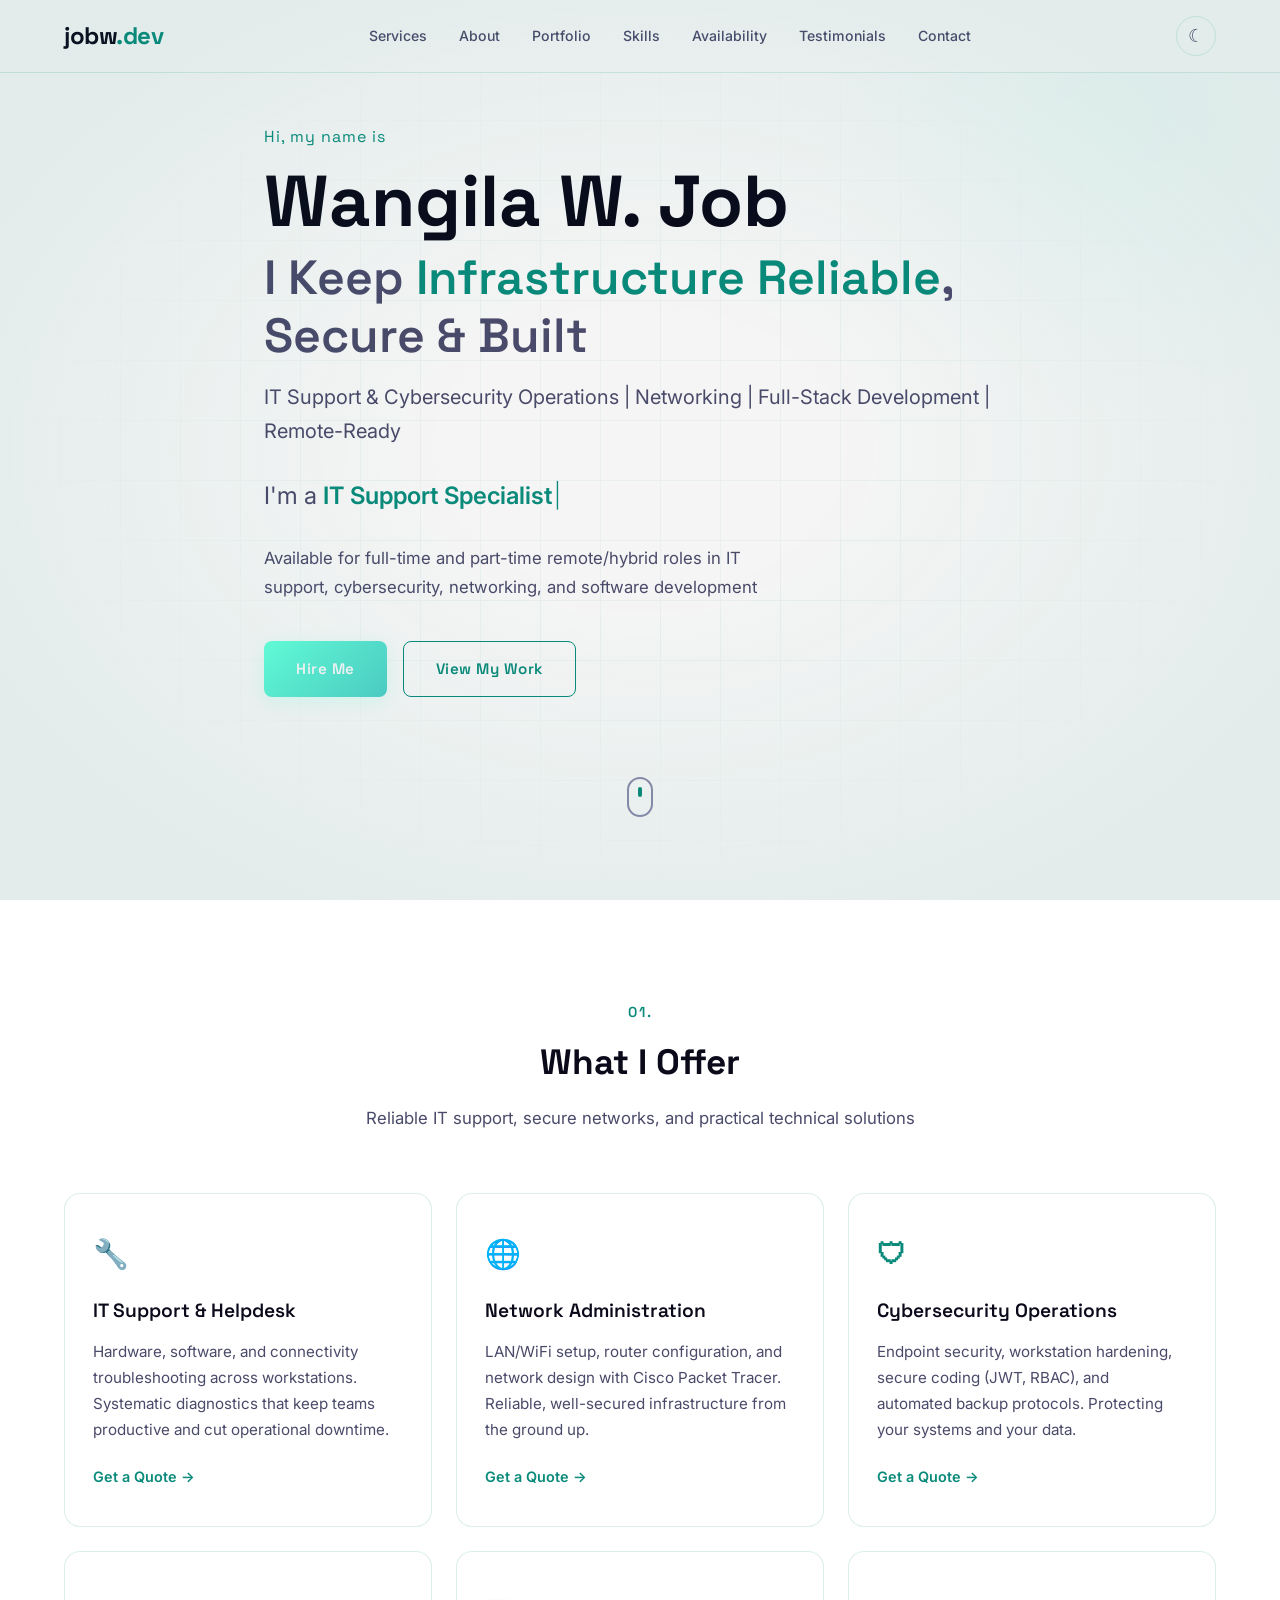
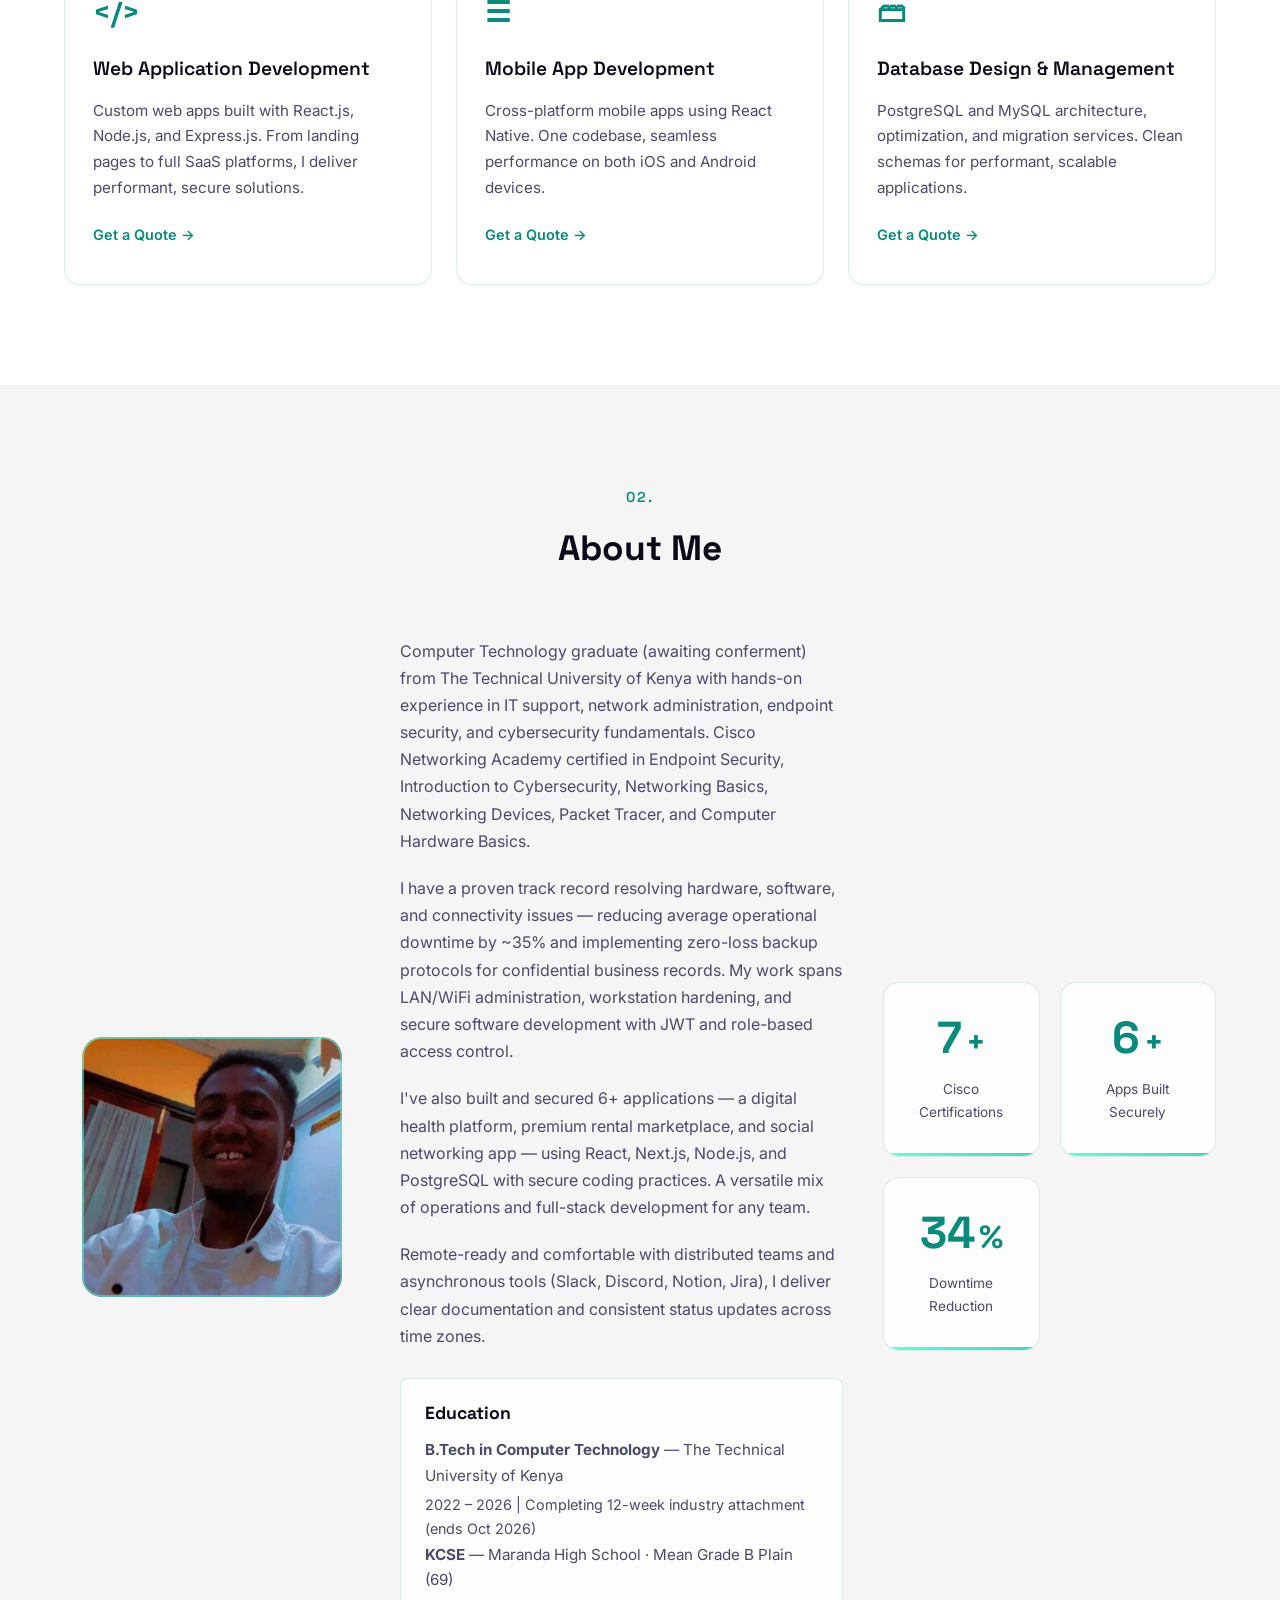
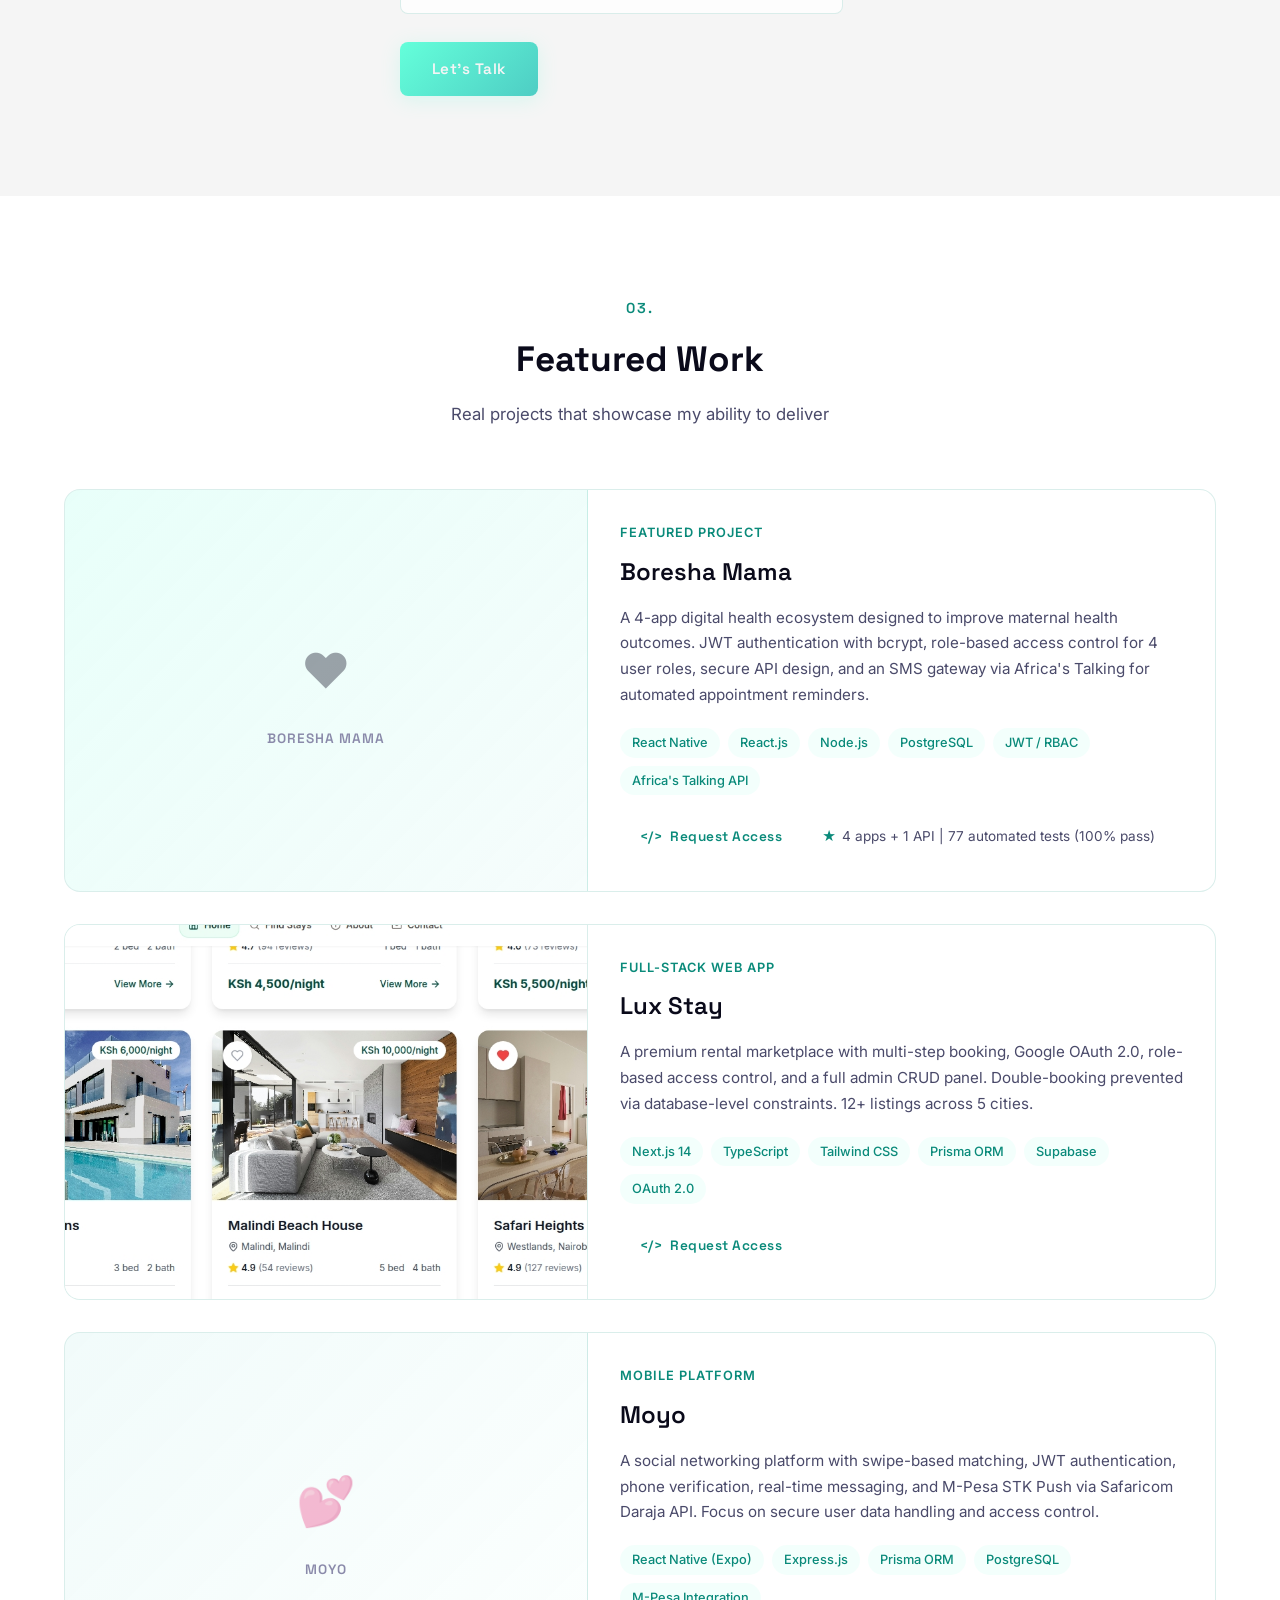
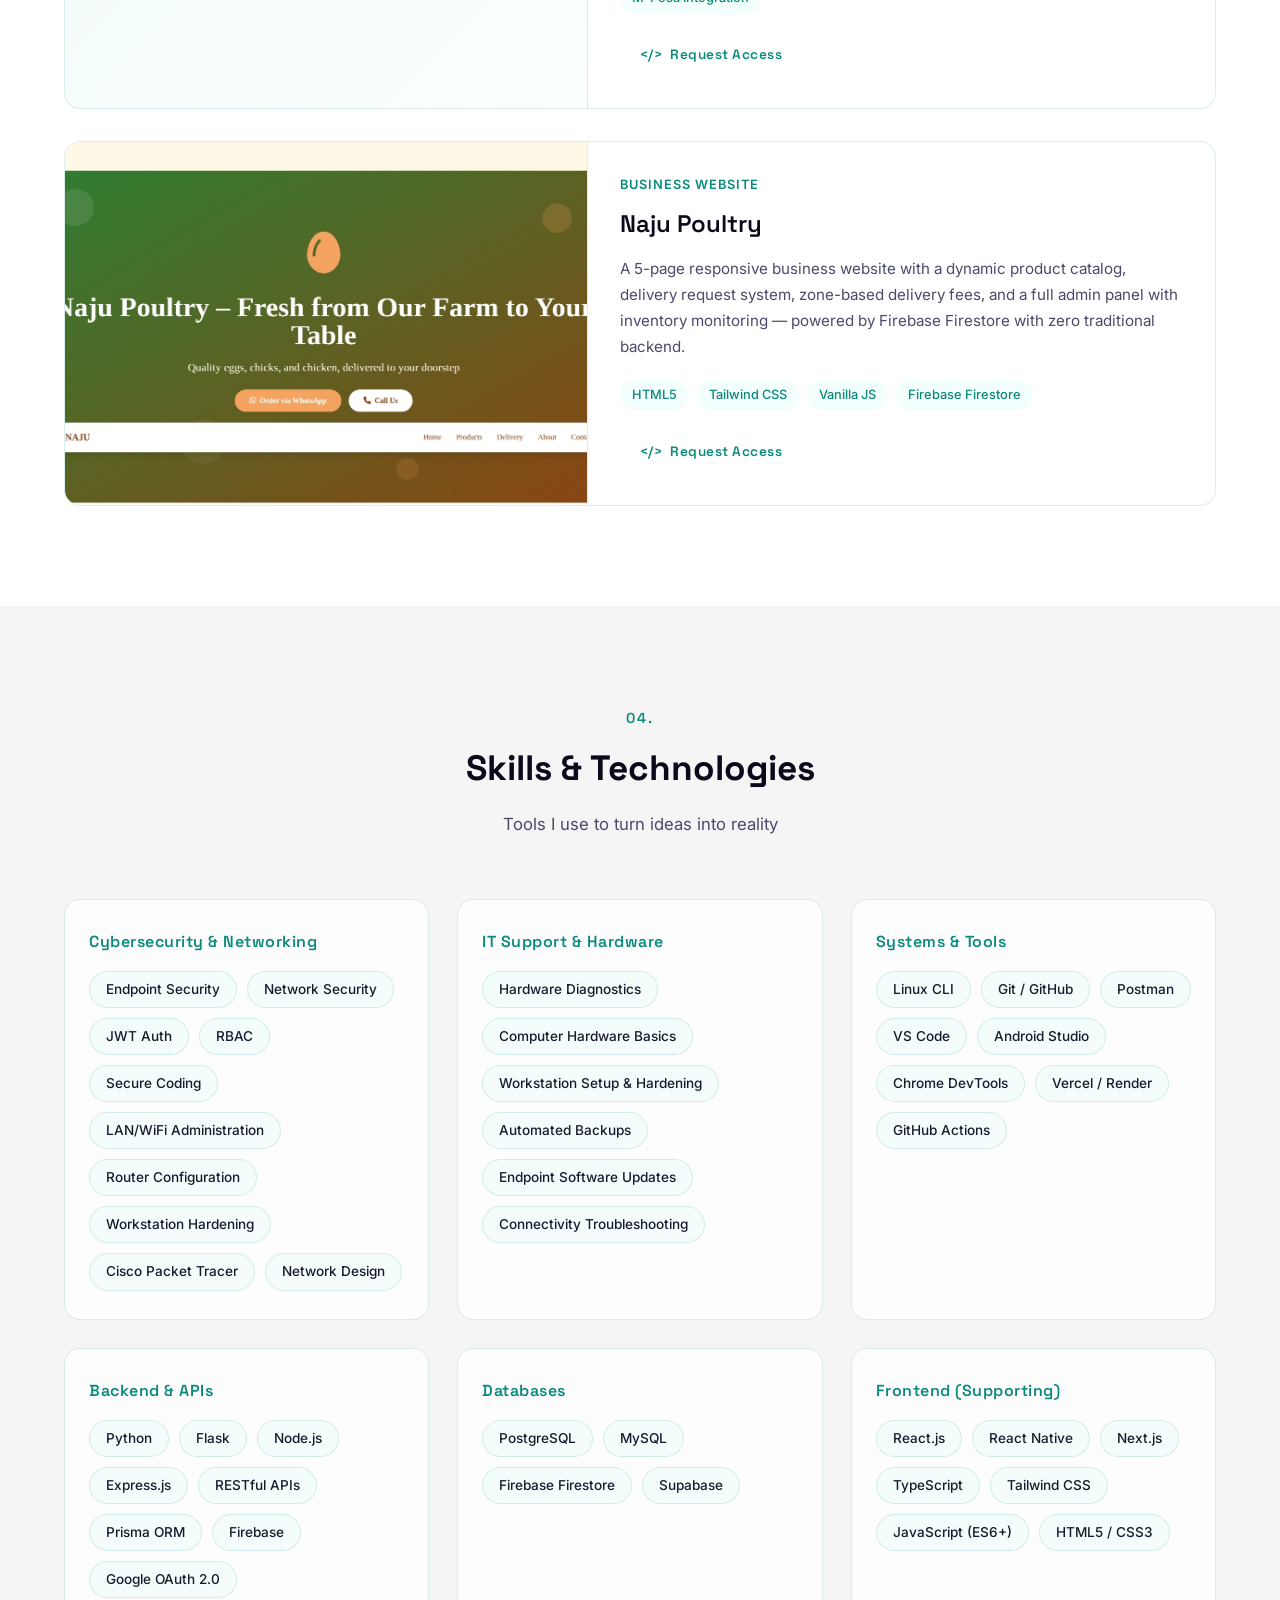
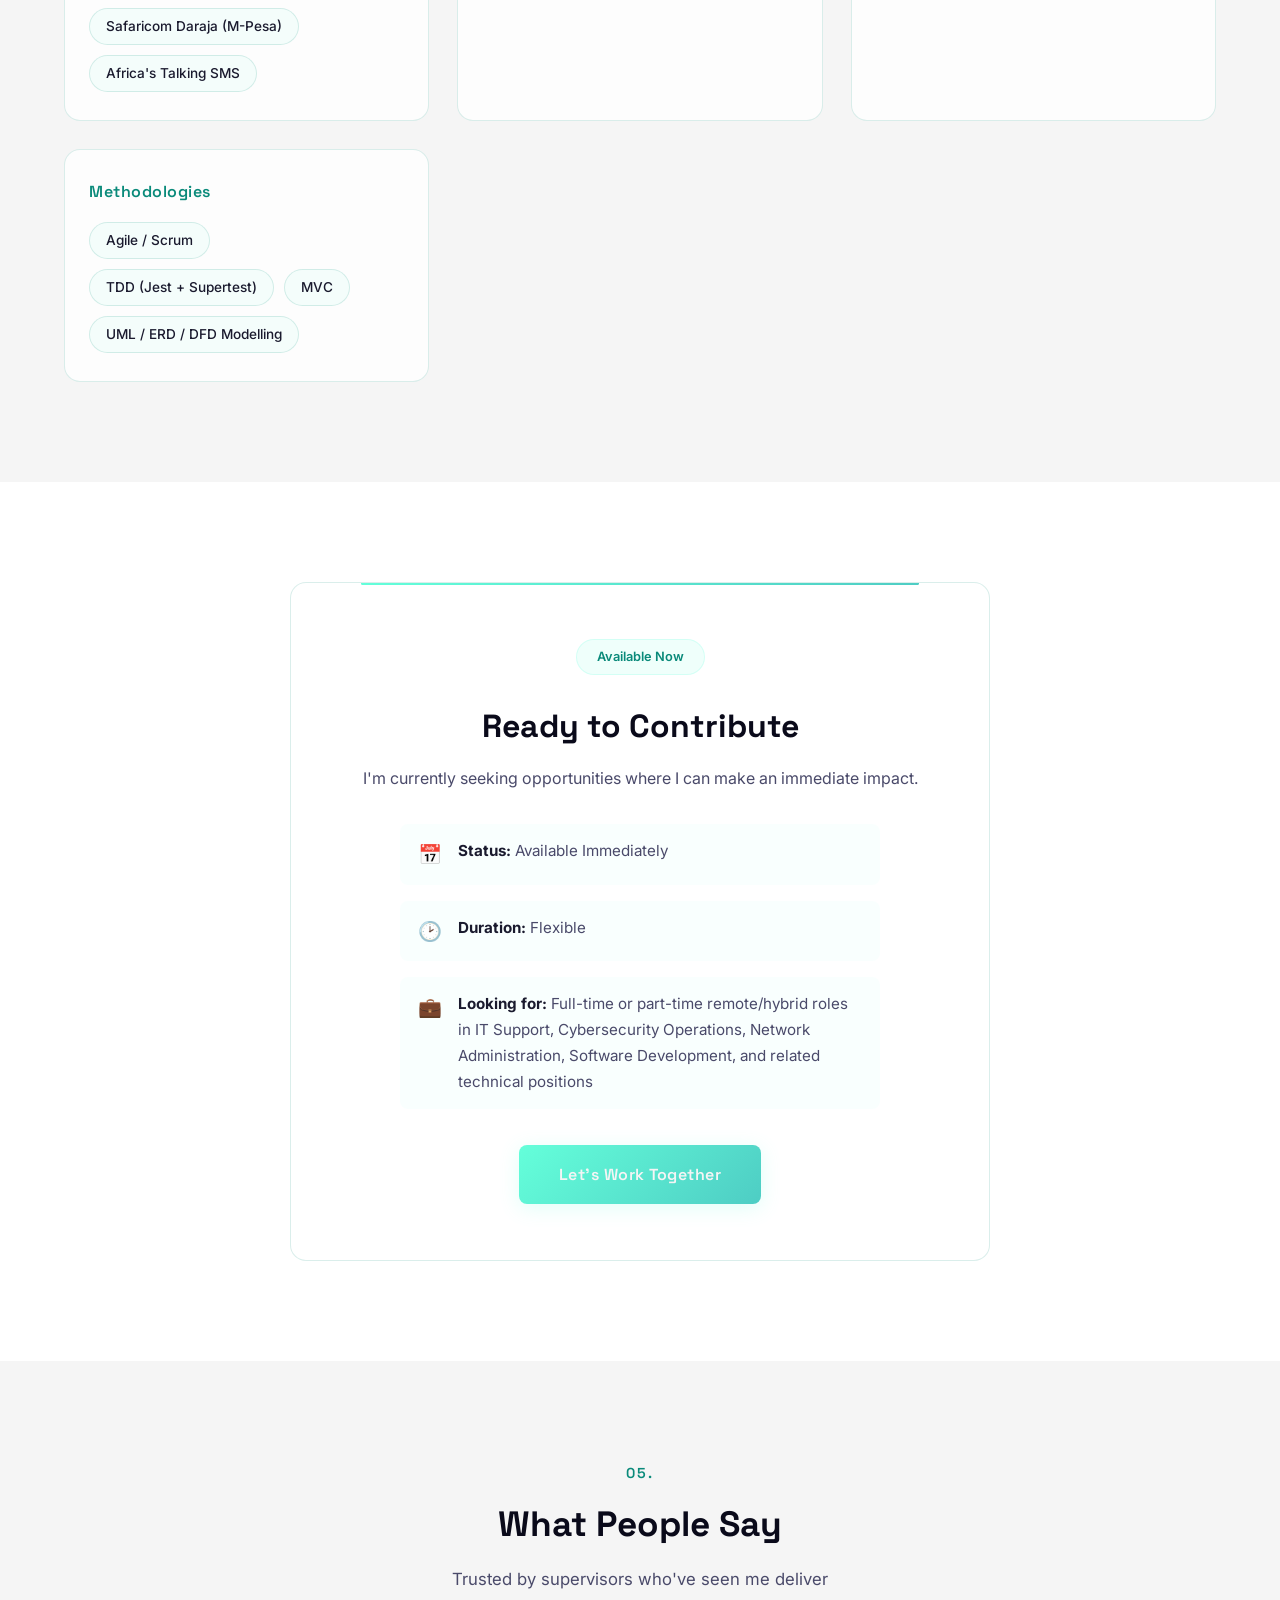
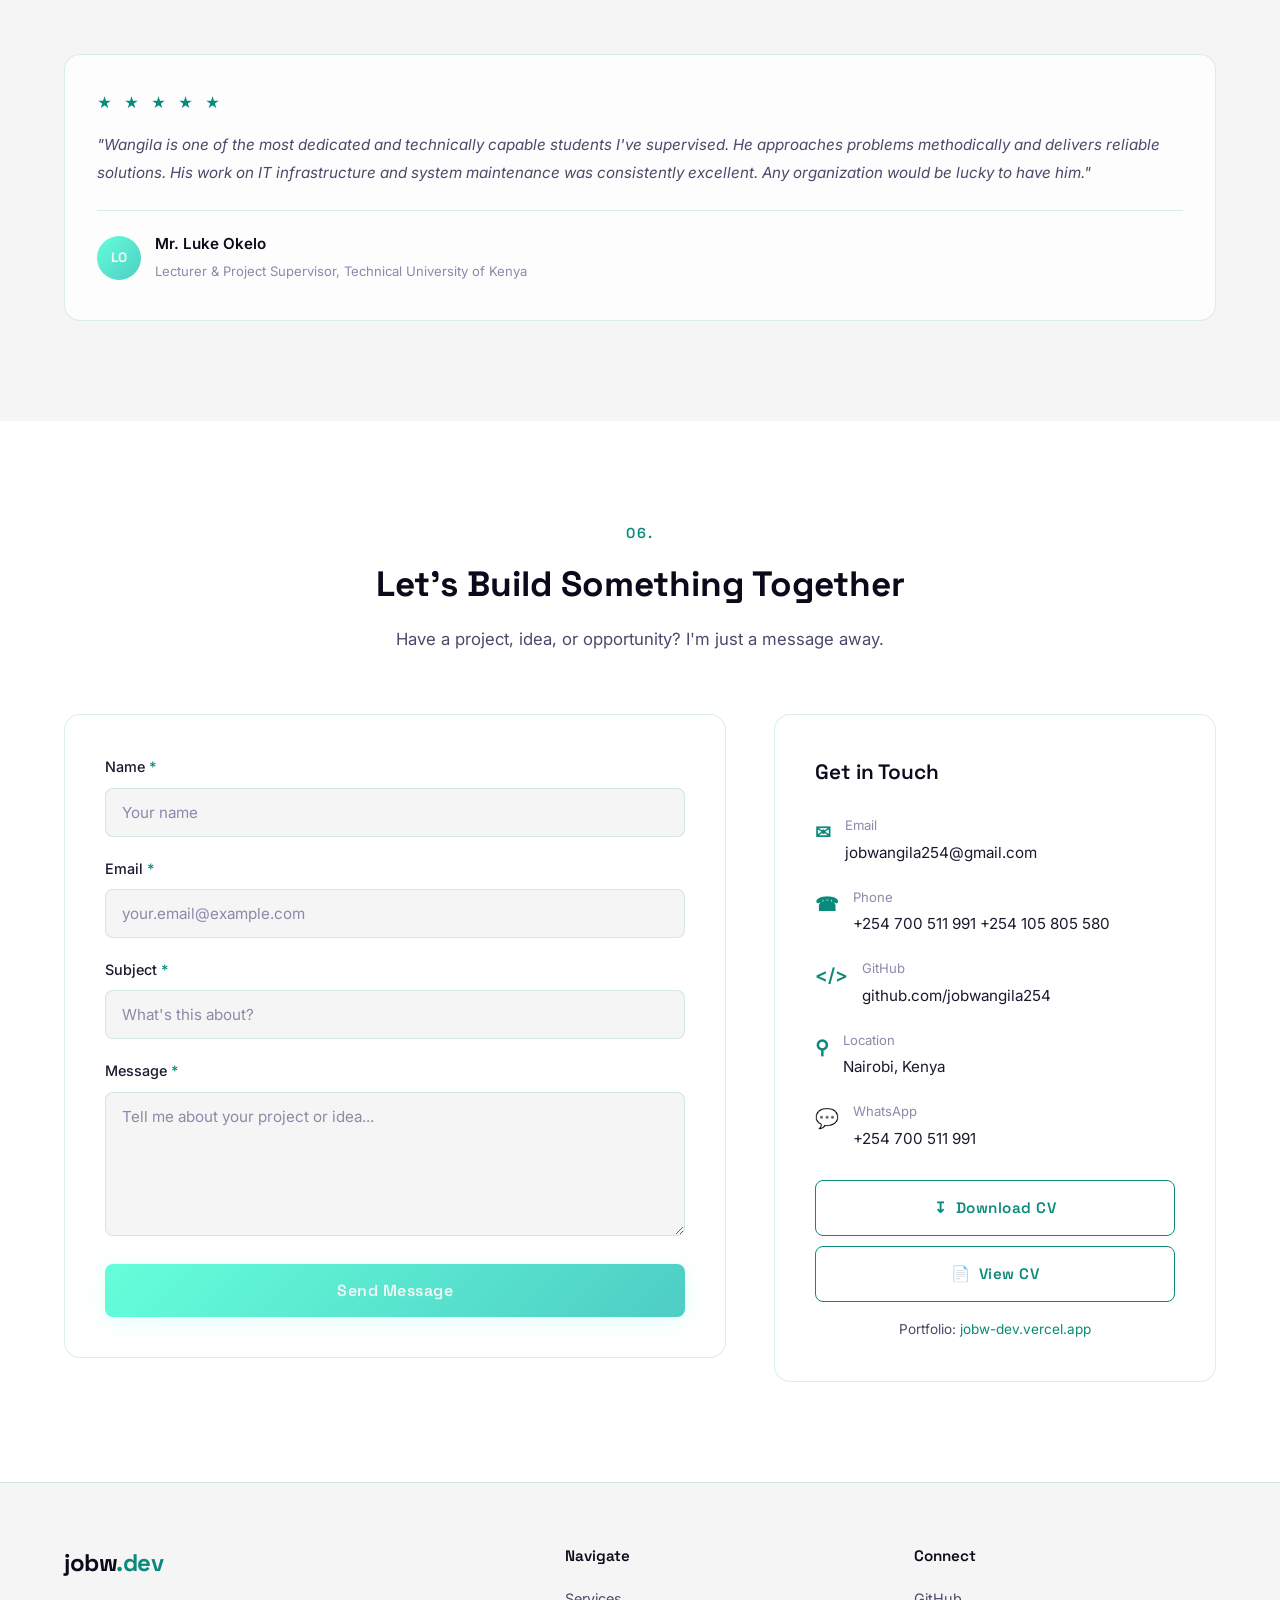
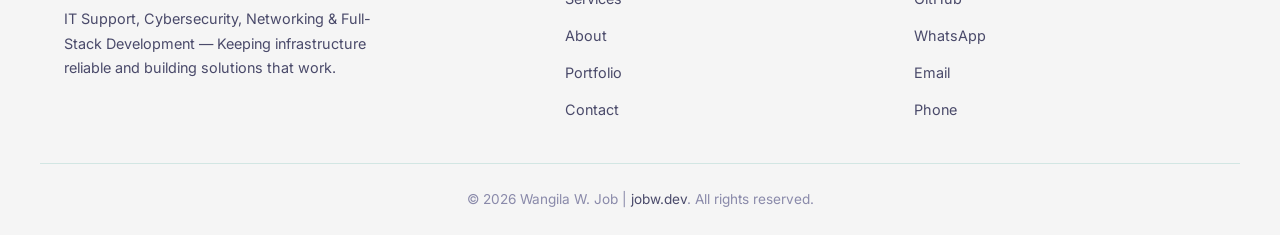
<file: index.html>
<!DOCTYPE html>
<html lang="en" data-theme="dark">
<head>
  <meta charset="UTF-8">
  <meta name="viewport" content="width=device-width, initial-scale=1.0">
  <meta name="description" content="Wangila W. Job - IT Support & Cybersecurity Operations, Networking, and Full-Stack Development. Cisco Networking Academy certified. Reducing downtime, securing infrastructure, and building digital solutions. Remote-ready.">
  <meta name="keywords" content="Wangila Job, IT support, cybersecurity, network administration, networking, full-stack developer, endpoint security, Cisco, Nairobi, Kenya, React, Node.js">
  <meta name="author" content="Wangila W. Job">
  <meta property="og:title" content="Wangila W. Job | IT Support & Cybersecurity Operations | Full-Stack Developer">
  <meta property="og:description" content="I Keep Infrastructure Reliable, Secure, and Digital Solutions That Work">
  <meta property="og:type" content="website">
  <meta property="og:url" content="https://jobw.dev">
  <meta property="og:image" content="https://jobw.dev/og-image.png">
  <meta property="og:site_name" content="jobw.dev">
  <meta property="og:locale" content="en_US">
  <meta name="twitter:card" content="summary_large_image">
  <meta name="twitter:title" content="Wangila W. Job | IT Support & Cybersecurity Operations | Full-Stack Developer">
  <meta name="twitter:description" content="I Keep Infrastructure Reliable, Secure, and Digital Solutions That Work">
  <meta name="twitter:image" content="https://jobw.dev/og-image.png">
  <meta name="theme-color" content="#0a192f">
  <link rel="canonical" href="https://jobw.dev">
  <link rel="icon" type="image/x-icon" href="favicon.ico">
  <link rel="icon" type="image/png" sizes="32x32" href="favicon-32x32.png">
  <link rel="apple-touch-icon" href="favicon-apple-touch-icon.png">
  <title>Wangila W. Job | IT Support, Cybersecurity & Full-Stack Developer</title>

  <link rel="preconnect" href="https://fonts.googleapis.com">
  <link rel="preconnect" href="https://fonts.gstatic.com" crossorigin>
  <link href="https://fonts.googleapis.com/css2?family=Space+Grotesk:wght@400;500;600;700&family=Inter:wght@300;400;500;600;700&display=swap" rel="stylesheet">
  <link rel="stylesheet" href="styles.css">

  <script defer data-domain="jobw-dev.vercel.app" src="https://plausible.io/js/script.js"></script>
</head>
<body>

  <div id="cursor-glow" aria-hidden="true"></div>

  <div class="noise-overlay" aria-hidden="true"></div>

  <a href="#hero" class="skip-link" aria-label="Skip to main content">Skip to Content</a>

  <header class="header" id="header" role="banner">
    <nav class="nav container" role="navigation" aria-label="Main navigation">
      <a href="#hero" class="nav-logo" aria-label="Home">jobw<span class="accent">.dev</span></a>
      <ul class="nav-links" id="nav-links" role="menubar">
        <li role="none"><a href="#services" class="nav-link" role="menuitem">Services</a></li>
        <li role="none"><a href="#about" class="nav-link" role="menuitem">About</a></li>
        <li role="none"><a href="#portfolio" class="nav-link" role="menuitem">Portfolio</a></li>
        <li role="none"><a href="#skills" class="nav-link" role="menuitem">Skills</a></li>
        <li role="none"><a href="#availability" class="nav-link" role="menuitem">Availability</a></li>
        <li role="none"><a href="#testimonials" class="nav-link" role="menuitem">Testimonials</a></li>
        <li role="none"><a href="#contact" class="nav-link" role="menuitem">Contact</a></li>
      </ul>
      <div class="nav-actions">
        <button class="theme-toggle" id="theme-toggle" aria-label="Toggle dark/light mode" title="Toggle theme">
          <span class="icon-sun" aria-hidden="true">&#9788;</span>
          <span class="icon-moon" aria-hidden="true">&#9790;</span>
        </button>
        <button class="hamburger" id="hamburger" aria-label="Toggle navigation menu" aria-expanded="false" aria-controls="nav-links">
          <span class="hamburger-line" aria-hidden="true"></span>
          <span class="hamburger-line" aria-hidden="true"></span>
          <span class="hamburger-line" aria-hidden="true"></span>
        </button>
      </div>
    </nav>
  </header>

  <main>
    <section id="hero" class="hero" aria-label="Hero introduction">
      <div class="hero-bg-grid" aria-hidden="true"></div>
      <div class="hero-bg-gradient" aria-hidden="true"></div>
      <div class="container hero-content">
        <p class="hero-greeting" data-aos>Hi, my name is</p>
        <h1 class="hero-name" data-aos>Wangila W. Job</h1>
        <h2 class="hero-title" data-aos>
          I Keep <span class="accent">Infrastructure Reliable</span>, Secure &amp; Built
        </h2>
        <p class="hero-subtitle" data-aos>IT Support &amp; Cybersecurity Operations | Networking | Full-Stack Development | Remote-Ready</p>
        <div class="hero-typing-wrapper" data-aos>
          <span class="hero-typing-label">I'm a&nbsp;</span>
          <span class="hero-typing" id="typing-text" role="text" aria-live="polite"></span>
          <span class="typing-cursor" aria-hidden="true">|</span>
        </div>
        <p class="hero-tagline" data-aos>
          Available for full-time and part-time remote/hybrid roles in IT support, cybersecurity, networking, and software development
        </p>
        <div class="hero-cta" data-aos>
          <a href="#contact" class="btn btn-primary">Hire Me</a>
          <a href="#portfolio" class="btn btn-secondary">View My Work</a>
        </div>
        <div class="hero-scroll-indicator" aria-hidden="true">
          <span class="scroll-mouse">
            <span class="scroll-dot"></span>
          </span>
        </div>
      </div>
    </section>

    <section id="services" class="section services" aria-labelledby="services-title">
      <div class="container">
        <div class="section-header" data-aos>
          <span class="section-number">01.</span>
          <h2 id="services-title" class="section-title">What I Offer</h2>
          <p class="section-subtitle">Reliable IT support, secure networks, and practical technical solutions</p>
        </div>
        <div class="services-grid">
          <article class="service-card" data-aos role="article">
            <div class="service-icon" aria-hidden="true">&#128295;</div>
            <h3 class="service-title">IT Support &amp; Helpdesk</h3>
            <p class="service-desc">Hardware, software, and connectivity troubleshooting across workstations. Systematic diagnostics that keep teams productive and cut operational downtime.</p>
            <a href="#contact" class="service-cta">Get a Quote &rarr;</a>
          </article>
          <article class="service-card" data-aos role="article">
            <div class="service-icon" aria-hidden="true">&#127760;</div>
            <h3 class="service-title">Network Administration</h3>
            <p class="service-desc">LAN/WiFi setup, router configuration, and network design with Cisco Packet Tracer. Reliable, well-secured infrastructure from the ground up.</p>
            <a href="#contact" class="service-cta">Get a Quote &rarr;</a>
          </article>
          <article class="service-card" data-aos role="article">
            <div class="service-icon" aria-hidden="true">&#128737;</div>
            <h3 class="service-title">Cybersecurity Operations</h3>
            <p class="service-desc">Endpoint security, workstation hardening, secure coding (JWT, RBAC), and automated backup protocols. Protecting your systems and your data.</p>
            <a href="#contact" class="service-cta">Get a Quote &rarr;</a>
          </article>
          <article class="service-card" data-aos role="article">
            <div class="service-icon" aria-hidden="true">&#60;&#47;&#62;</div>
            <h3 class="service-title">Web Application Development</h3>
            <p class="service-desc">Custom web apps built with React.js, Node.js, and Express.js. From landing pages to full SaaS platforms, I deliver performant, secure solutions.</p>
            <a href="#contact" class="service-cta">Get a Quote &rarr;</a>
          </article>
          <article class="service-card" data-aos role="article">
            <div class="service-icon" aria-hidden="true">&#9776;</div>
            <h3 class="service-title">Mobile App Development</h3>
            <p class="service-desc">Cross-platform mobile apps using React Native. One codebase, seamless performance on both iOS and Android devices.</p>
            <a href="#contact" class="service-cta">Get a Quote &rarr;</a>
          </article>
          <article class="service-card" data-aos role="article">
            <div class="service-icon" aria-hidden="true">&#128451;</div>
            <h3 class="service-title">Database Design &amp; Management</h3>
            <p class="service-desc">PostgreSQL and MySQL architecture, optimization, and migration services. Clean schemas for performant, scalable applications.</p>
            <a href="#contact" class="service-cta">Get a Quote &rarr;</a>
          </article>
        </div>
      </div>
    </section>

    <section id="about" class="section about" aria-labelledby="about-title">
      <div class="container">
        <div class="section-header" data-aos>
          <span class="section-number">02.</span>
          <h2 id="about-title" class="section-title">About Me</h2>
        </div>
        <div class="about-content">
          <div class="about-image" data-aos>
            <div class="about-image-frame">
              <img src="c4gtj.webp" alt="Wangila W. Job - Profile" class="about-img" loading="lazy" width="400" height="400">
              <div class="about-image-border" aria-hidden="true"></div>
            </div>
          </div>
          <div class="about-text" data-aos>
            <p>Computer Technology graduate (awaiting conferment) from The Technical University of Kenya with hands-on experience in IT support, network administration, endpoint security, and cybersecurity fundamentals. Cisco Networking Academy certified in Endpoint Security, Introduction to Cybersecurity, Networking Basics, Networking Devices, Packet Tracer, and Computer Hardware Basics.</p>
            <p>I have a proven track record resolving hardware, software, and connectivity issues — reducing average operational downtime by ~35% and implementing zero-loss backup protocols for confidential business records. My work spans LAN/WiFi administration, workstation hardening, and secure software development with JWT and role-based access control.</p>
            <p>I've also built and secured 6+ applications — a digital health platform, premium rental marketplace, and social networking app — using React, Next.js, Node.js, and PostgreSQL with secure coding practices. A versatile mix of operations and full-stack development for any team.</p>
            <p>Remote-ready and comfortable with distributed teams and asynchronous tools (Slack, Discord, Notion, Jira), I deliver clear documentation and consistent status updates across time zones.</p>
            <div class="about-education" data-aos>
              <h3>Education</h3>
              <p><strong>B.Tech in Computer Technology</strong> &mdash; The Technical University of Kenya</p>
              <p style="font-size:0.9rem;margin-top:4px">2022 &ndash; 2026 | Completing 12-week industry attachment (ends Oct 2026)</p>
              <p><strong>KCSE</strong> &mdash; Maranda High School &middot; Mean Grade B Plain (69)</p>
            </div>
            <a href="#contact" class="btn btn-primary">Let's Talk</a>
          </div>
          <div class="about-stats" data-aos>
            <div class="stat-item">
              <span class="stat-number" data-count="7">0</span>
              <span class="stat-plus">+</span>
              <span class="stat-label">Cisco Certifications</span>
            </div>
            <div class="stat-item">
              <span class="stat-number" data-count="6">0</span>
              <span class="stat-plus">+</span>
              <span class="stat-label">Apps Built Securely</span>
            </div>
            <div class="stat-item">
              <span class="stat-number" data-count="35">0</span>
              <span class="stat-plus stat-percent">%</span>
              <span class="stat-label">Downtime Reduction</span>
            </div>
          </div>
        </div>
      </div>
    </section>

    <section id="portfolio" class="section portfolio" aria-labelledby="portfolio-title">
      <div class="container">
        <div class="section-header" data-aos>
          <span class="section-number">03.</span>
          <h2 id="portfolio-title" class="section-title">Featured Work</h2>
          <p class="section-subtitle">Real projects that showcase my ability to deliver</p>
        </div>
        <div class="portfolio-grid">
          <article class="project-card featured" data-aos role="article">
            <div class="project-card-inner">
              <div class="project-preview" aria-hidden="true">
                <div class="project-preview-placeholder">
                  <span class="preview-icon">&#9829;</span>
                  <span class="preview-text">Boresha Mama</span>
                </div>
              </div>
              <div class="project-info">
                <span class="project-label">Featured Project</span>
                <h3 class="project-title">Boresha Mama</h3>
                <p class="project-desc">A 4-app digital health ecosystem designed to improve maternal health outcomes. JWT authentication with bcrypt, role-based access control for 4 user roles, secure API design, and an SMS gateway via Africa's Talking for automated appointment reminders.</p>
                <ul class="project-tech">
                  <li>React Native</li>
                  <li>React.js</li>
                  <li>Node.js</li>
                  <li>PostgreSQL</li>
                  <li>JWT / RBAC</li>
                  <li>Africa's Talking API</li>
                </ul>
                <div class="project-links">
                  <a href="https://github.com/jobwangila254" target="_blank" rel="noopener noreferrer" class="btn btn-sm" aria-label="View my GitHub profile for project access">
                    <span aria-hidden="true">&lt;/&gt;</span> Request Access
                  </a>
                  <span class="project-achievement">
                    <span aria-hidden="true">&#9733;</span> 4 apps + 1 API | 77 automated tests (100% pass)
                  </span>
                </div>
              </div>
            </div>
          </article>
          <article class="project-card" data-aos role="article">
            <div class="project-card-inner">
              <div class="project-preview">
                <img src="Screenshots/LuxStay/Screenshot_30-6-2026_162244_rentals-silk.vercel.app.jpeg" alt="Lux Stay - Premium rental platform screenshot" class="project-img" loading="lazy" width="600" height="400">
              </div>
              <div class="project-info">
                <span class="project-label">Full-Stack Web App</span>
                <h3 class="project-title">Lux Stay</h3>
                <p class="project-desc">A premium rental marketplace with multi-step booking, Google OAuth 2.0, role-based access control, and a full admin CRUD panel. Double-booking prevented via database-level constraints. 12+ listings across 5 cities.</p>
                <ul class="project-tech">
                  <li>Next.js 14</li>
                  <li>TypeScript</li>
                  <li>Tailwind CSS</li>
                  <li>Prisma ORM</li>
                  <li>Supabase</li>
                  <li>OAuth 2.0</li>
                </ul>
                <div class="project-links">
                  <a href="https://github.com/jobwangila254" target="_blank" rel="noopener noreferrer" class="btn btn-sm" aria-label="View my GitHub profile for project access">
                    <span aria-hidden="true">&lt;/&gt;</span> Request Access
                  </a>
                </div>
              </div>
            </div>
          </article>
          <article class="project-card" data-aos role="article">
            <div class="project-card-inner">
              <div class="project-preview" aria-hidden="true">
                <div class="project-preview-placeholder placeholder-3">
                  <span class="preview-icon">&#128149;</span>
                  <span class="preview-text">Moyo</span>
                </div>
              </div>
              <div class="project-info">
                <span class="project-label">Mobile Platform</span>
                <h3 class="project-title">Moyo</h3>
                <p class="project-desc">A social networking platform with swipe-based matching, JWT authentication, phone verification, real-time messaging, and M-Pesa STK Push via Safaricom Daraja API. Focus on secure user data handling and access control.</p>
                <ul class="project-tech">
                  <li>React Native (Expo)</li>
                  <li>Express.js</li>
                  <li>Prisma ORM</li>
                  <li>PostgreSQL</li>
                  <li>M-Pesa Integration</li>
                </ul>
                <div class="project-links">
                  <a href="https://github.com/jobwangila254" target="_blank" rel="noopener noreferrer" class="btn btn-sm" aria-label="View my GitHub profile for project access">
                    <span aria-hidden="true">&lt;/&gt;</span> Request Access
                  </a>
                </div>
              </div>
            </div>
          </article>
          <article class="project-card" data-aos role="article">
            <div class="project-card-inner">
              <div class="project-preview">
                <img src="Screenshots/Naju/Screenshot_30-6-2026_16840_naju-smoky.vercel.app.jpeg" alt="Naju Poultry - Business website screenshot" class="project-img" loading="lazy" width="600" height="400">
              </div>
              <div class="project-info">
                <span class="project-label">Business Website</span>
                <h3 class="project-title">Naju Poultry</h3>
                <p class="project-desc">A 5-page responsive business website with a dynamic product catalog, delivery request system, zone-based delivery fees, and a full admin panel with inventory monitoring — powered by Firebase Firestore with zero traditional backend.</p>
                <ul class="project-tech">
                  <li>HTML5</li>
                  <li>Tailwind CSS</li>
                  <li>Vanilla JS</li>
                  <li>Firebase Firestore</li>
                </ul>
                <div class="project-links">
                  <a href="https://github.com/jobwangila254" target="_blank" rel="noopener noreferrer" class="btn btn-sm" aria-label="View my GitHub profile for project access">
                    <span aria-hidden="true">&lt;/&gt;</span> Request Access
                  </a>
                </div>
              </div>
            </div>
          </article>
        </div>
      </div>
    </section>

    <section id="skills" class="section skills" aria-labelledby="skills-title">
      <div class="container">
        <div class="section-header" data-aos>
          <span class="section-number">04.</span>
          <h2 id="skills-title" class="section-title">Skills &amp; Technologies</h2>
          <p class="section-subtitle">Tools I use to turn ideas into reality</p>
        </div>
        <div class="skills-grid">
          <div class="skill-category" data-aos>
            <h3 class="skill-category-title">Cybersecurity &amp; Networking</h3>
            <div class="skill-tags">
              <span class="skill-tag">Endpoint Security</span>
              <span class="skill-tag">Network Security</span>
              <span class="skill-tag">JWT Auth</span>
              <span class="skill-tag">RBAC</span>
              <span class="skill-tag">Secure Coding</span>
              <span class="skill-tag">LAN/WiFi Administration</span>
              <span class="skill-tag">Router Configuration</span>
              <span class="skill-tag">Workstation Hardening</span>
              <span class="skill-tag">Cisco Packet Tracer</span>
              <span class="skill-tag">Network Design</span>
            </div>
          </div>
          <div class="skill-category" data-aos>
            <h3 class="skill-category-title">IT Support &amp; Hardware</h3>
            <div class="skill-tags">
              <span class="skill-tag">Hardware Diagnostics</span>
              <span class="skill-tag">Computer Hardware Basics</span>
              <span class="skill-tag">Workstation Setup &amp; Hardening</span>
              <span class="skill-tag">Automated Backups</span>
              <span class="skill-tag">Endpoint Software Updates</span>
              <span class="skill-tag">Connectivity Troubleshooting</span>
            </div>
          </div>
          <div class="skill-category" data-aos>
            <h3 class="skill-category-title">Systems &amp; Tools</h3>
            <div class="skill-tags">
              <span class="skill-tag">Linux CLI</span>
              <span class="skill-tag">Git / GitHub</span>
              <span class="skill-tag">Postman</span>
              <span class="skill-tag">VS Code</span>
              <span class="skill-tag">Android Studio</span>
              <span class="skill-tag">Chrome DevTools</span>
              <span class="skill-tag">Vercel / Render</span>
              <span class="skill-tag">GitHub Actions</span>
            </div>
          </div>
          <div class="skill-category" data-aos>
            <h3 class="skill-category-title">Backend &amp; APIs</h3>
            <div class="skill-tags">
              <span class="skill-tag">Python</span>
              <span class="skill-tag">Flask</span>
              <span class="skill-tag">Node.js</span>
              <span class="skill-tag">Express.js</span>
              <span class="skill-tag">RESTful APIs</span>
              <span class="skill-tag">Prisma ORM</span>
              <span class="skill-tag">Firebase</span>
              <span class="skill-tag">Google OAuth 2.0</span>
              <span class="skill-tag">Safaricom Daraja (M-Pesa)</span>
              <span class="skill-tag">Africa's Talking SMS</span>
            </div>
          </div>
          <div class="skill-category" data-aos>
            <h3 class="skill-category-title">Databases</h3>
            <div class="skill-tags">
              <span class="skill-tag">PostgreSQL</span>
              <span class="skill-tag">MySQL</span>
              <span class="skill-tag">Firebase Firestore</span>
              <span class="skill-tag">Supabase</span>
            </div>
          </div>
          <div class="skill-category" data-aos>
            <h3 class="skill-category-title">Frontend (Supporting)</h3>
            <div class="skill-tags">
              <span class="skill-tag">React.js</span>
              <span class="skill-tag">React Native</span>
              <span class="skill-tag">Next.js</span>
              <span class="skill-tag">TypeScript</span>
              <span class="skill-tag">Tailwind CSS</span>
              <span class="skill-tag">JavaScript (ES6+)</span>
              <span class="skill-tag">HTML5 / CSS3</span>
            </div>
          </div>
          <div class="skill-category" data-aos>
            <h3 class="skill-category-title">Methodologies</h3>
            <div class="skill-tags">
              <span class="skill-tag">Agile / Scrum</span>
              <span class="skill-tag">TDD (Jest + Supertest)</span>
              <span class="skill-tag">MVC</span>
              <span class="skill-tag">UML / ERD / DFD Modelling</span>
            </div>
          </div>
        </div>
      </div>
    </section>

    <section id="availability" class="section availability" aria-labelledby="availability-title">
      <div class="container">
        <div class="availability-card" data-aos>
          <div class="availability-badge">Available Now</div>
          <h2 id="availability-title" class="availability-title">Ready to Contribute</h2>
          <p class="availability-subtitle">I'm currently seeking opportunities where I can make an immediate impact.</p>
          <div class="availability-details">
            <div class="avail-item">
              <span class="avail-icon" aria-hidden="true">&#128197;</span>
              <div>
                <strong>Status:</strong> Available Immediately
              </div>
            </div>
            <div class="avail-item">
              <span class="avail-icon" aria-hidden="true">&#128337;</span>
              <div>
                <strong>Duration:</strong> Flexible
              </div>
            </div>
            <div class="avail-item">
              <span class="avail-icon" aria-hidden="true">&#128188;</span>
              <div>
                <strong>Looking for:</strong> Full-time or part-time remote/hybrid roles in IT Support, Cybersecurity Operations, Network Administration, Software Development, and related technical positions
              </div>
            </div>
          </div>
          <a href="#contact" class="btn btn-primary btn-lg">Let's Work Together</a>
        </div>
      </div>
    </section>

    <section id="testimonials" class="section testimonials" aria-labelledby="testimonials-title">
      <div class="container">
        <div class="section-header" data-aos>
          <span class="section-number">05.</span>
          <h2 id="testimonials-title" class="section-title">What People Say</h2>
          <p class="section-subtitle">Trusted by supervisors who've seen me deliver</p>
        </div>
        <div class="testimonials-grid">
          <blockquote class="testimonial-card" data-aos>
            <div class="testimonial-stars" aria-hidden="true">&#9733; &#9733; &#9733; &#9733; &#9733;</div>
            <p class="testimonial-text">"Wangila is one of the most dedicated and technically capable students I've supervised. He approaches problems methodically and delivers reliable solutions. His work on IT infrastructure and system maintenance was consistently excellent. Any organization would be lucky to have him."</p>
            <footer class="testimonial-author">
              <div class="testimonial-avatar" aria-hidden="true">LO</div>
              <div>
                <cite class="testimonial-name">Mr. Luke Okelo</cite>
                <span class="testimonial-role">Lecturer &amp; Project Supervisor, Technical University of Kenya</span>
              </div>
            </footer>
          </blockquote>
        </div>
      </div>
    </section>

    <section id="contact" class="section contact" aria-labelledby="contact-title">
      <div class="container">
        <div class="section-header" data-aos>
          <span class="section-number">06.</span>
          <h2 id="contact-title" class="section-title">Let's Build Something Together</h2>
          <p class="section-subtitle">Have a project, idea, or opportunity? I'm just a message away.</p>
        </div>
        <div class="contact-content">
          <form class="contact-form" id="contact-form" data-aos novalidate aria-label="Contact form">
            <div class="form-group">
              <label for="form-name" class="form-label">Name <span class="required" aria-hidden="true">*</span></label>
              <input type="text" id="form-name" name="name" class="form-input" placeholder="Your name" required autocomplete="name" aria-required="true">
              <span class="form-error" role="alert"></span>
            </div>
            <div class="form-group">
              <label for="form-email" class="form-label">Email <span class="required" aria-hidden="true">*</span></label>
              <input type="email" id="form-email" name="email" class="form-input" placeholder="your.email@example.com" required autocomplete="email" aria-required="true">
              <span class="form-error" role="alert"></span>
            </div>
            <div class="form-group">
              <label for="form-subject" class="form-label">Subject <span class="required" aria-hidden="true">*</span></label>
              <input type="text" id="form-subject" name="subject" class="form-input" placeholder="What's this about?" required aria-required="true">
              <span class="form-error" role="alert"></span>
            </div>
            <div class="form-group">
              <label for="form-message" class="form-label">Message <span class="required" aria-hidden="true">*</span></label>
              <textarea id="form-message" name="message" class="form-input form-textarea" rows="6" placeholder="Tell me about your project or idea..." required aria-required="true"></textarea>
              <span class="form-error" role="alert"></span>
            </div>
            <button type="submit" class="btn btn-primary btn-lg btn-submit">
              Send Message
              <span class="btn-submit-spinner" aria-hidden="true"></span>
            </button>
            <p class="form-success" id="form-success" role="status">Thank you! Your message has been sent. I'll get back to you soon.</p>
          </form>
          <div class="contact-info" data-aos>
            <div class="contact-info-card">
              <h3>Get in Touch</h3>
              <ul class="contact-list">
                <li>
                  <span class="contact-icon" aria-hidden="true">&#9993;</span>
                  <div>
                    <span class="contact-label">Email</span>
                    <a href="mailto:jobwangila254@gmail.com" class="contact-link">jobwangila254@gmail.com</a>
                  </div>
                </li>
                <li>
                  <span class="contact-icon" aria-hidden="true">&#9742;</span>
                  <div>
                    <span class="contact-label">Phone</span>
                    <a href="tel:+254700511991" class="contact-link">+254 700 511 991</a>
                    <a href="tel:+254105805580" class="contact-link">+254 105 805 580</a>
                  </div>
                </li>
                <li>
                  <span class="contact-icon" aria-hidden="true">&lt;/&gt;</span>
                  <div>
                    <span class="contact-label">GitHub</span>
                    <a href="https://github.com/jobwangila254" target="_blank" rel="noopener noreferrer" class="contact-link">github.com/jobwangila254</a>
                  </div>
                </li>
                <li>
                  <span class="contact-icon" aria-hidden="true">&#9906;</span>
                  <div>
                    <span class="contact-label">Location</span>
                    <span class="contact-link">Nairobi, Kenya</span>
                  </div>
                </li>
                <li>
                  <span class="contact-icon" aria-hidden="true">&#128172;</span>
                  <div>
                    <span class="contact-label">WhatsApp</span>
                    <a href="https://wa.me/254700511991" target="_blank" rel="noopener noreferrer" class="contact-link">+254 700 511 991</a>
                  </div>
                </li>
              </ul>
              <div style="display:flex;gap:10px;justify-content:center;flex-wrap:wrap">
                <a href="Wangila_W_Job_CV.pdf" class="btn btn-secondary btn-download-cv" aria-label="Download CV" download>
                  <span aria-hidden="true">&#8615;</span> Download CV
                </a>
                <a href="cv.html" class="btn btn-secondary btn-download-cv" aria-label="View CV online">
                  <span aria-hidden="true">&#128196;</span> View CV
                </a>
              </div>
              <p style="margin-top:16px;font-size:0.85rem;color:var(--text-light);text-align:center">
                Portfolio: <a href="https://jobw-dev.vercel.app" target="_blank" rel="noopener noreferrer">jobw-dev.vercel.app</a>
              </p>
            </div>
          </div>
        </div>
      </div>
    </section>
  </main>

  <footer class="footer" role="contentinfo">
    <div class="container footer-content">
      <div class="footer-brand">
        <a href="#hero" class="nav-logo">jobw<span class="accent">.dev</span></a>
        <p class="footer-tagline">IT Support, Cybersecurity, Networking &amp; Full-Stack Development &mdash; Keeping infrastructure reliable and building solutions that work.</p>
      </div>
      <div class="footer-links">
        <h4 class="footer-heading">Navigate</h4>
        <ul>
          <li><a href="#services">Services</a></li>
          <li><a href="#about">About</a></li>
          <li><a href="#portfolio">Portfolio</a></li>
          <li><a href="#contact">Contact</a></li>
        </ul>
      </div>
      <div class="footer-social">
        <h4 class="footer-heading">Connect</h4>
        <ul>
          <li><a href="https://github.com/jobwangila254" target="_blank" rel="noopener noreferrer" aria-label="GitHub">GitHub</a></li>
          <li><a href="https://wa.me/254700511991" target="_blank" rel="noopener noreferrer" aria-label="WhatsApp">WhatsApp</a></li>
          <li><a href="mailto:jobwangila254@gmail.com" aria-label="Email">Email</a></li>
          <li><a href="tel:+254700511991" aria-label="Phone">Phone</a></li>
        </ul>
      </div>
    </div>
    <div class="footer-bottom container">
      <p>&copy; 2026 Wangila W. Job | <a href="https://jobw.dev">jobw.dev</a>. All rights reserved.</p>
    </div>
  </footer>

  <button id="back-to-top" class="back-to-top" aria-label="Back to top" title="Back to top">
    <span aria-hidden="true">&#8593;</span>
  </button>

  <script src="script.js" defer></script>
</body>
</html>
</file>
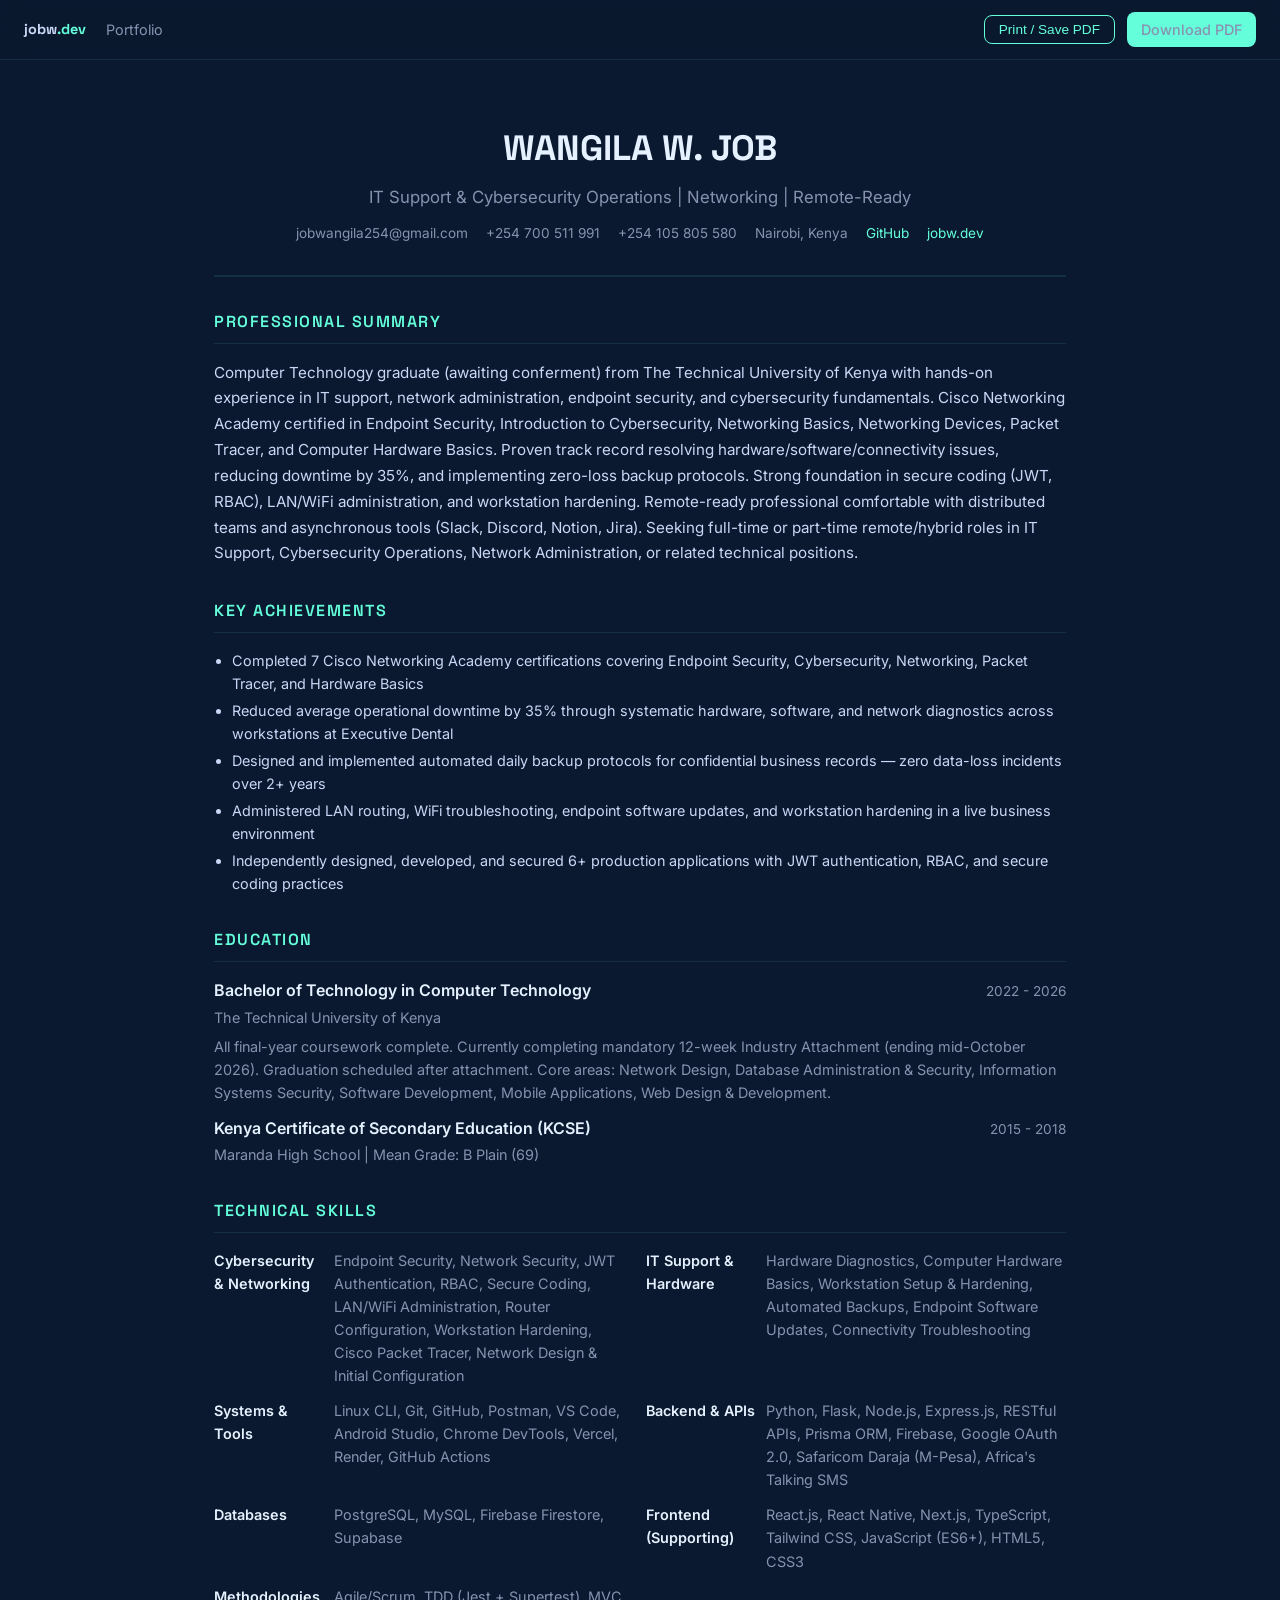
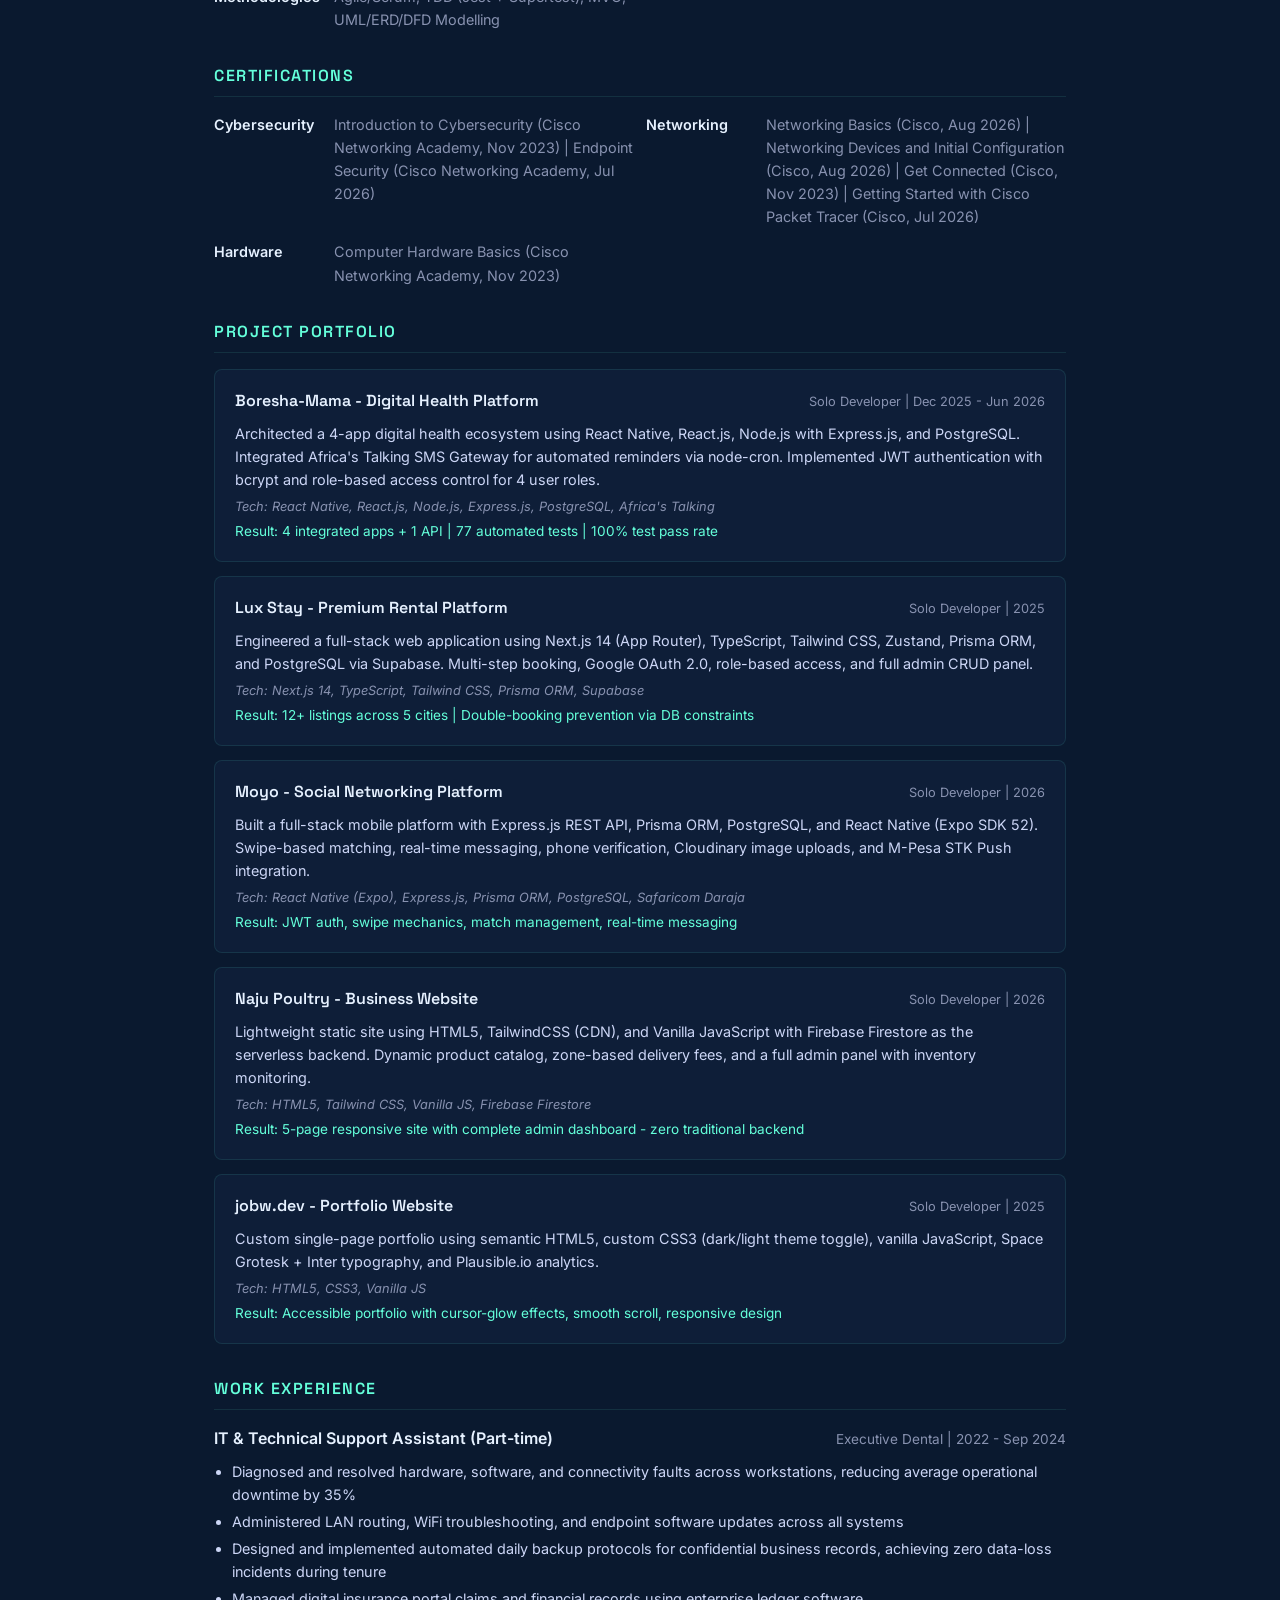
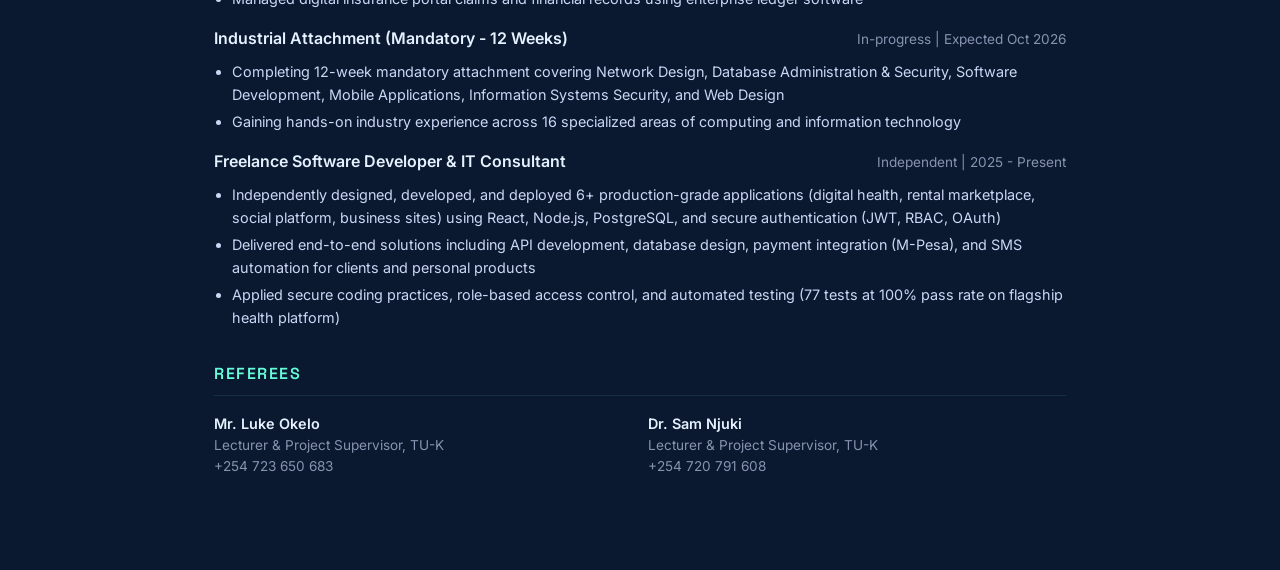
<file: cv.html>
<!DOCTYPE html>
<html lang="en" data-theme="dark">
<head>
  <meta charset="UTF-8">
  <meta name="viewport" content="width=device-width, initial-scale=1.0">
  <meta name="description" content="Wangila W. Job - IT Support & Cybersecurity Operations, Networking. View my CV.">
  <meta name="robots" content="noindex, nofollow">
  <link rel="canonical" href="https://jobw.dev/cv">
  <link rel="icon" type="image/x-icon" href="favicon.ico">
  <link rel="icon" type="image/png" sizes="32x32" href="favicon-32x32.png">
  <link rel="apple-touch-icon" href="favicon-apple-touch-icon.png">
  <title>CV | Wangila W. Job</title>
  <link rel="preconnect" href="https://fonts.googleapis.com">
  <link rel="preconnect" href="https://fonts.gstatic.com" crossorigin>
  <link href="https://fonts.googleapis.com/css2?family=Space+Grotesk:wght@400;500;600;700&family=Inter:wght@300;400;500;600;700&display=swap" rel="stylesheet">
  <style>
    :root {
      --primary: #0a192f;
      --primary-light: #112240;
      --primary-lighter: #1a2d4a;
      --secondary: #64ffda;
      --text: #ccd6f6;
      --text-light: #8892b0;
      --white: #e6f1ff;
      --card-bg: rgba(17, 34, 64, 0.6);
      --card-border: rgba(100, 255, 218, 0.1);
      --radius: 16px;
      --radius-sm: 8px;
      --transition: 0.3s cubic-bezier(0.4, 0, 0.2, 1);
      --font-heading: 'Space Grotesk', sans-serif;
      --font-body: 'Inter', -apple-system, BlinkMacSystemFont, sans-serif;
    }
    [data-theme="light"] {
      --primary: #f0f4f8;
      --primary-light: #ffffff;
      --primary-lighter: #e2e8f0;
      --secondary: #0a192f;
      --text: #1a2d4a;
      --text-light: #495670;
      --white: #0a192f;
      --card-bg: #ffffff;
      --card-border: rgba(10, 25, 47, 0.1);
    }
    *, *::before, *::after { margin: 0; padding: 0; box-sizing: border-box; }
    html { scroll-behavior: smooth; }
    body {
      font-family: var(--font-body);
      background: var(--primary);
      color: var(--text);
      line-height: 1.6;
      min-height: 100vh;
    }

    .cv-nav {
      position: fixed; top: 0; left: 0; right: 0; z-index: 100;
      background: rgba(10, 25, 47, 0.9);
      backdrop-filter: blur(12px);
      border-bottom: 1px solid var(--card-border);
      padding: 12px 24px;
      display: flex; justify-content: space-between; align-items: center;
    }
    .cv-nav a {
      color: var(--text-light); text-decoration: none; font-size: 0.9rem;
      transition: color var(--transition);
    }
    .cv-nav a:hover { color: var(--secondary); }
    .cv-nav-left { display: flex; gap: 20px; align-items: center; }
    .cv-nav-logo { font-family: var(--font-heading); font-weight: 700; font-size: 1.1rem; color: var(--text) !important; }
    .cv-nav-logo .accent { color: var(--secondary); }
    .cv-actions { display: flex; gap: 12px; align-items: center; }
    .btn-sm {
      display: inline-flex; align-items: center; gap: 6px;
      padding: 6px 14px; border-radius: var(--radius-sm);
      font-size: 0.85rem; font-weight: 500; text-decoration: none;
      transition: all var(--transition); cursor: pointer; border: none;
    }
    .btn-outline { border: 1px solid var(--secondary); color: var(--secondary); background: transparent; }
    .btn-outline:hover { background: rgba(100, 255, 218, 0.1); }
    .btn-primary-sm { background: var(--secondary); color: var(--primary); }
    .btn-primary-sm:hover { opacity: 0.9; }

    .cv-container {
      max-width: 900px; margin: 0 auto;
      padding: 80px 24px 60px;
    }

    .cv-header {
      text-align: center; padding: 40px 0 30px;
      border-bottom: 2px solid var(--card-border);
      margin-bottom: 32px;
    }
    .cv-name {
      font-family: var(--font-heading); font-size: 2.2rem;
      font-weight: 700; color: var(--white); margin-bottom: 8px;
    }
    .cv-title {
      font-size: 1.05rem; color: var(--text-light); margin-bottom: 12px;
    }
    .cv-contact {
      font-size: 0.85rem; color: var(--text-light);
      display: flex; flex-wrap: wrap; justify-content: center; gap: 6px 18px;
    }
    .cv-contact a { color: var(--secondary); text-decoration: none; }
    .cv-contact a:hover { text-decoration: underline; }

    .cv-section { margin-bottom: 32px; }
    .cv-section-title {
      font-family: var(--font-heading); font-size: 1rem;
      font-weight: 600; color: var(--secondary);
      text-transform: uppercase; letter-spacing: 1.5px;
      padding-bottom: 8px; margin-bottom: 16px;
      border-bottom: 1px solid var(--card-border);
    }

    .cv-edu-row {
      display: flex; justify-content: space-between; align-items: baseline;
      flex-wrap: wrap; gap: 4px;
    }
    .cv-edu-title { font-weight: 600; color: var(--white); }
    .cv-edu-date { font-size: 0.85rem; color: var(--text-light); }
    .cv-edu-sub { font-size: 0.9rem; color: var(--text-light); margin-top: 2px; }
    .cv-edu-desc { font-size: 0.9rem; color: var(--text-light); margin-top: 6px; }

    .cv-summary { font-size: 0.95rem; color: var(--text); line-height: 1.7; }

    .cv-skills-grid {
      display: grid; grid-template-columns: repeat(auto-fit, minmax(280px, 1fr));
      gap: 12px;
    }
    .cv-skill-row { display: flex; gap: 10px; }
    .cv-skill-cat {
      font-weight: 600; color: var(--white); min-width: 110px;
      font-size: 0.9rem;
    }
    .cv-skill-items { font-size: 0.9rem; color: var(--text-light); }

    .cv-project {
      background: var(--card-bg); border: 1px solid var(--card-border);
      border-radius: var(--radius-sm); padding: 18px 20px; margin-bottom: 14px;
    }
    .cv-project-head {
      display: flex; justify-content: space-between; align-items: baseline;
      flex-wrap: wrap; gap: 4px; margin-bottom: 8px;
    }
    .cv-project-name { font-family: var(--font-heading); font-weight: 600; color: var(--white); font-size: 1rem; }
    .cv-project-meta { font-size: 0.8rem; color: var(--text-light); }
    .cv-project-desc { font-size: 0.9rem; color: var(--text); margin-bottom: 6px; }
    .cv-project-tech { font-size: 0.8rem; font-style: italic; color: var(--text-light); }
    .cv-project-result { font-size: 0.85rem; color: var(--secondary); margin-top: 4px; }

    .cv-work-head {
      display: flex; justify-content: space-between; align-items: baseline;
      flex-wrap: wrap; gap: 4px;
    }
    .cv-work-title { font-weight: 600; color: var(--white); }
    .cv-work-date { font-size: 0.85rem; color: var(--text-light); }
    .cv-bullets { margin-top: 8px; padding-left: 18px; }
    .cv-bullets li { font-size: 0.9rem; color: var(--text); margin-bottom: 4px; }

    .cv-referees {
      display: grid; grid-template-columns: repeat(auto-fit, minmax(250px, 1fr));
      gap: 16px;
    }
    .cv-referee { font-size: 0.9rem; }
    .cv-referee-name { font-weight: 600; color: var(--white); }
    .cv-referee-role { color: var(--text-light); font-size: 0.85rem; }
    .cv-referee-phone { color: var(--text-light); font-size: 0.85rem; }

    @media print {
      .cv-nav { display: none; }
      .cv-container { padding: 0; max-width: 100%; }
      body { background: #fff; color: #000; }
      .cv-name, .cv-edu-title, .cv-work-title, .cv-project-name, .cv-referee-name, .cv-skill-cat { color: #000; }
      .cv-title, .cv-contact, .cv-edu-date, .cv-edu-sub, .cv-edu-desc, .cv-summary, .cv-skill-items, .cv-project-desc, .cv-project-tech, .cv-work-date, .cv-bullets li, .cv-referee-role, .cv-referee-phone { color: #333; }
      .cv-section-title { color: #0a192f; border-color: #ccc; }
      .cv-project { border-color: #ddd; background: #f9f9f9; }
      .cv-project-result { color: #0a6e4f; }
      .cv-contact a { color: #0a192f; }
    }
  </style>
</head>
<body>

  <nav class="cv-nav">
    <div class="cv-nav-left">
      <a href="https://jobw-dev.vercel.app" class="cv-nav-logo">jobw<span class="accent">.dev</span></a>
      <a href="https://jobw-dev.vercel.app">Portfolio</a>
    </div>
    <div class="cv-actions">
      <button onclick="window.print()" class="btn-sm btn-outline">Print / Save PDF</button>
      <a href="Wangila_W_Job_CV.pdf" download class="btn-sm btn-primary-sm">Download PDF</a>
    </div>
  </nav>

  <div class="cv-container">
    <header class="cv-header">
      <h1 class="cv-name">WANGILA W. JOB</h1>
      <p class="cv-title">IT Support & Cybersecurity Operations | Networking | Remote-Ready</p>
      <div class="cv-contact">
        <span>jobwangila254@gmail.com</span>
        <span>+254 700 511 991</span>
        <span>+254 105 805 580</span>
        <span>Nairobi, Kenya</span>
        <a href="https://github.com/jobwangila254" target="_blank" rel="noopener">GitHub</a>
        <a href="https://jobw.dev" target="_blank" rel="noopener">jobw.dev</a>
      </div>
    </header>

    <section class="cv-section">
      <h2 class="cv-section-title">Professional Summary</h2>
      <p class="cv-summary">
        Computer Technology graduate (awaiting conferment) from The Technical University of Kenya with hands-on experience in IT support, network administration, endpoint security, and cybersecurity fundamentals. Cisco Networking Academy certified in Endpoint Security, Introduction to Cybersecurity, Networking Basics, Networking Devices, Packet Tracer, and Computer Hardware Basics. Proven track record resolving hardware/software/connectivity issues, reducing downtime by 35%, and implementing zero-loss backup protocols. Strong foundation in secure coding (JWT, RBAC), LAN/WiFi administration, and workstation hardening. Remote-ready professional comfortable with distributed teams and asynchronous tools (Slack, Discord, Notion, Jira). Seeking full-time or part-time remote/hybrid roles in IT Support, Cybersecurity Operations, Network Administration, or related technical positions.
      </p>
    </section>

    <section class="cv-section">
      <h2 class="cv-section-title">Key Achievements</h2>
      <ul class="cv-bullets">
        <li>Completed 7 Cisco Networking Academy certifications covering Endpoint Security, Cybersecurity, Networking, Packet Tracer, and Hardware Basics</li>
        <li>Reduced average operational downtime by 35% through systematic hardware, software, and network diagnostics across workstations at Executive Dental</li>
        <li>Designed and implemented automated daily backup protocols for confidential business records &mdash; zero data-loss incidents over 2+ years</li>
        <li>Administered LAN routing, WiFi troubleshooting, endpoint software updates, and workstation hardening in a live business environment</li>
        <li>Independently designed, developed, and secured 6+ production applications with JWT authentication, RBAC, and secure coding practices</li>
      </ul>
    </section>

    <section class="cv-section">
      <h2 class="cv-section-title">Education</h2>
      <div class="cv-edu-row">
        <span class="cv-edu-title">Bachelor of Technology in Computer Technology</span>
        <span class="cv-edu-date">2022 - 2026</span>
      </div>
      <p class="cv-edu-sub">The Technical University of Kenya</p>
      <p class="cv-edu-desc">All final-year coursework complete. Currently completing mandatory 12-week Industry Attachment (ending mid-October 2026). Graduation scheduled after attachment. Core areas: Network Design, Database Administration & Security, Information Systems Security, Software Development, Mobile Applications, Web Design & Development.</p>
      <div class="cv-edu-row" style="margin-top: 12px;">
        <span class="cv-edu-title">Kenya Certificate of Secondary Education (KCSE)</span>
        <span class="cv-edu-date">2015 - 2018</span>
      </div>
      <p class="cv-edu-sub">Maranda High School | Mean Grade: B Plain (69)</p>
    </section>

    <section class="cv-section">
      <h2 class="cv-section-title">Technical Skills</h2>
      <div class="cv-skills-grid">
        <div class="cv-skill-row"><span class="cv-skill-cat">Cybersecurity & Networking</span><span class="cv-skill-items">Endpoint Security, Network Security, JWT Authentication, RBAC, Secure Coding, LAN/WiFi Administration, Router Configuration, Workstation Hardening, Cisco Packet Tracer, Network Design & Initial Configuration</span></div>
        <div class="cv-skill-row"><span class="cv-skill-cat">IT Support & Hardware</span><span class="cv-skill-items">Hardware Diagnostics, Computer Hardware Basics, Workstation Setup & Hardening, Automated Backups, Endpoint Software Updates, Connectivity Troubleshooting</span></div>
        <div class="cv-skill-row"><span class="cv-skill-cat">Systems & Tools</span><span class="cv-skill-items">Linux CLI, Git, GitHub, Postman, VS Code, Android Studio, Chrome DevTools, Vercel, Render, GitHub Actions</span></div>
        <div class="cv-skill-row"><span class="cv-skill-cat">Backend & APIs</span><span class="cv-skill-items">Python, Flask, Node.js, Express.js, RESTful APIs, Prisma ORM, Firebase, Google OAuth 2.0, Safaricom Daraja (M-Pesa), Africa's Talking SMS</span></div>
        <div class="cv-skill-row"><span class="cv-skill-cat">Databases</span><span class="cv-skill-items">PostgreSQL, MySQL, Firebase Firestore, Supabase</span></div>
        <div class="cv-skill-row"><span class="cv-skill-cat">Frontend (Supporting)</span><span class="cv-skill-items">React.js, React Native, Next.js, TypeScript, Tailwind CSS, JavaScript (ES6+), HTML5, CSS3</span></div>
        <div class="cv-skill-row"><span class="cv-skill-cat">Methodologies</span><span class="cv-skill-items">Agile/Scrum, TDD (Jest + Supertest), MVC, UML/ERD/DFD Modelling</span></div>
      </div>
    </section>

    <section class="cv-section">
      <h2 class="cv-section-title">Certifications</h2>
      <div class="cv-skills-grid">
        <div class="cv-skill-row"><span class="cv-skill-cat">Cybersecurity</span><span class="cv-skill-items">Introduction to Cybersecurity (Cisco Networking Academy, Nov 2023) | Endpoint Security (Cisco Networking Academy, Jul 2026)</span></div>
        <div class="cv-skill-row"><span class="cv-skill-cat">Networking</span><span class="cv-skill-items">Networking Basics (Cisco, Aug 2026) | Networking Devices and Initial Configuration (Cisco, Aug 2026) | Get Connected (Cisco, Nov 2023) | Getting Started with Cisco Packet Tracer (Cisco, Jul 2026)</span></div>
        <div class="cv-skill-row"><span class="cv-skill-cat">Hardware</span><span class="cv-skill-items">Computer Hardware Basics (Cisco Networking Academy, Nov 2023)</span></div>
      </div>
    </section>

    <section class="cv-section">
      <h2 class="cv-section-title">Project Portfolio</h2>

      <div class="cv-project">
        <div class="cv-project-head">
          <span class="cv-project-name">Boresha-Mama - Digital Health Platform</span>
          <span class="cv-project-meta">Solo Developer | Dec 2025 - Jun 2026</span>
        </div>
        <p class="cv-project-desc">Architected a 4-app digital health ecosystem using React Native, React.js, Node.js with Express.js, and PostgreSQL. Integrated Africa's Talking SMS Gateway for automated reminders via node-cron. Implemented JWT authentication with bcrypt and role-based access control for 4 user roles.</p>
        <p class="cv-project-tech">Tech: React Native, React.js, Node.js, Express.js, PostgreSQL, Africa's Talking</p>
        <p class="cv-project-result">Result: 4 integrated apps + 1 API | 77 automated tests | 100% test pass rate</p>
      </div>

      <div class="cv-project">
        <div class="cv-project-head">
          <span class="cv-project-name">Lux Stay - Premium Rental Platform</span>
          <span class="cv-project-meta">Solo Developer | 2025</span>
        </div>
        <p class="cv-project-desc">Engineered a full-stack web application using Next.js 14 (App Router), TypeScript, Tailwind CSS, Zustand, Prisma ORM, and PostgreSQL via Supabase. Multi-step booking, Google OAuth 2.0, role-based access, and full admin CRUD panel.</p>
        <p class="cv-project-tech">Tech: Next.js 14, TypeScript, Tailwind CSS, Prisma ORM, Supabase</p>
        <p class="cv-project-result">Result: 12+ listings across 5 cities | Double-booking prevention via DB constraints</p>
      </div>

      <div class="cv-project">
        <div class="cv-project-head">
          <span class="cv-project-name">Moyo - Social Networking Platform</span>
          <span class="cv-project-meta">Solo Developer | 2026</span>
        </div>
        <p class="cv-project-desc">Built a full-stack mobile platform with Express.js REST API, Prisma ORM, PostgreSQL, and React Native (Expo SDK 52). Swipe-based matching, real-time messaging, phone verification, Cloudinary image uploads, and M-Pesa STK Push integration.</p>
        <p class="cv-project-tech">Tech: React Native (Expo), Express.js, Prisma ORM, PostgreSQL, Safaricom Daraja</p>
        <p class="cv-project-result">Result: JWT auth, swipe mechanics, match management, real-time messaging</p>
      </div>

      <div class="cv-project">
        <div class="cv-project-head">
          <span class="cv-project-name">Naju Poultry - Business Website</span>
          <span class="cv-project-meta">Solo Developer | 2026</span>
        </div>
        <p class="cv-project-desc">Lightweight static site using HTML5, TailwindCSS (CDN), and Vanilla JavaScript with Firebase Firestore as the serverless backend. Dynamic product catalog, zone-based delivery fees, and a full admin panel with inventory monitoring.</p>
        <p class="cv-project-tech">Tech: HTML5, Tailwind CSS, Vanilla JS, Firebase Firestore</p>
        <p class="cv-project-result">Result: 5-page responsive site with complete admin dashboard - zero traditional backend</p>
      </div>

      <div class="cv-project">
        <div class="cv-project-head">
          <span class="cv-project-name">jobw.dev - Portfolio Website</span>
          <span class="cv-project-meta">Solo Developer | 2025</span>
        </div>
        <p class="cv-project-desc">Custom single-page portfolio using semantic HTML5, custom CSS3 (dark/light theme toggle), vanilla JavaScript, Space Grotesk + Inter typography, and Plausible.io analytics.</p>
        <p class="cv-project-tech">Tech: HTML5, CSS3, Vanilla JS</p>
        <p class="cv-project-result">Result: Accessible portfolio with cursor-glow effects, smooth scroll, responsive design</p>
      </div>
    </section>

    <section class="cv-section">
      <h2 class="cv-section-title">Work Experience</h2>

      <div class="cv-work-head">
        <span class="cv-work-title">IT & Technical Support Assistant (Part-time)</span>
        <span class="cv-work-date">Executive Dental | 2022 - Sep 2024</span>
      </div>
      <ul class="cv-bullets">
        <li>Diagnosed and resolved hardware, software, and connectivity faults across workstations, reducing average operational downtime by 35%</li>
        <li>Administered LAN routing, WiFi troubleshooting, and endpoint software updates across all systems</li>
        <li>Designed and implemented automated daily backup protocols for confidential business records, achieving zero data-loss incidents during tenure</li>
        <li>Managed digital insurance portal claims and financial records using enterprise ledger software</li>
      </ul>

      <div class="cv-work-head" style="margin-top: 16px;">
        <span class="cv-work-title">Industrial Attachment (Mandatory - 12 Weeks)</span>
        <span class="cv-work-date">In-progress | Expected Oct 2026</span>
      </div>
      <ul class="cv-bullets">
        <li>Completing 12-week mandatory attachment covering Network Design, Database Administration & Security, Software Development, Mobile Applications, Information Systems Security, and Web Design</li>
        <li>Gaining hands-on industry experience across 16 specialized areas of computing and information technology</li>
      </ul>

      <div class="cv-work-head" style="margin-top: 16px;">
        <span class="cv-work-title">Freelance Software Developer & IT Consultant</span>
        <span class="cv-work-date">Independent | 2025 - Present</span>
      </div>
      <ul class="cv-bullets">
        <li>Independently designed, developed, and deployed 6+ production-grade applications (digital health, rental marketplace, social platform, business sites) using React, Node.js, PostgreSQL, and secure authentication (JWT, RBAC, OAuth)</li>
        <li>Delivered end-to-end solutions including API development, database design, payment integration (M-Pesa), and SMS automation for clients and personal products</li>
        <li>Applied secure coding practices, role-based access control, and automated testing (77 tests at 100% pass rate on flagship health platform)</li>
      </ul>
    </section>

    <section class="cv-section">
      <h2 class="cv-section-title">Referees</h2>
      <div class="cv-referees">
        <div class="cv-referee">
          <p class="cv-referee-name">Mr. Luke Okelo</p>
          <p class="cv-referee-role">Lecturer & Project Supervisor, TU-K</p>
          <p class="cv-referee-phone">+254 723 650 683</p>
        </div>
        <div class="cv-referee">
          <p class="cv-referee-name">Dr. Sam Njuki</p>
          <p class="cv-referee-role">Lecturer & Project Supervisor, TU-K</p>
          <p class="cv-referee-phone">+254 720 791 608</p>
        </div>
      </div>
    </section>
  </div>

</body>
</html>
</file>
<file: styles.css>
/* ============================================
   jobw.dev - Wangila W. Job | Portfolio Styles
   ============================================ */

/* --- CSS Variables / Theme --- */
:root {
  --primary: #0a192f;
  --primary-light: #112240;
  --primary-lighter: #1a2d4a;
  --secondary: #64ffda;
  --secondary-dark: #4ecdc4;
  --text: #ccd6f6;
  --text-light: #8892b0;
  --text-lighter: #495670;
  --white: #e6f1ff;
  --card-bg: rgba(17, 34, 64, 0.6);
  --card-border: rgba(100, 255, 218, 0.1);
  --card-hover-border: rgba(100, 255, 218, 0.3);
  --nav-bg: rgba(10, 25, 47, 0.85);
  --gradient-1: linear-gradient(135deg, #64ffda, #4ecdc4);
  --gradient-2: linear-gradient(135deg, rgba(100, 255, 218, 0.15), rgba(78, 205, 196, 0.05));
  --shadow: 0 10px 40px rgba(0, 0, 0, 0.3);
  --glow: 0 0 30px rgba(100, 255, 218, 0.15);
  --radius: 16px;
  --radius-sm: 8px;
  --transition: 0.3s cubic-bezier(0.4, 0, 0.2, 1);
  --transition-slow: 0.5s cubic-bezier(0.4, 0, 0.2, 1);
  --font-heading: 'Space Grotesk', sans-serif;
  --font-body: 'Inter', -apple-system, BlinkMacSystemFont, sans-serif;
  --section-padding: 100px 0;
}

[data-theme="light"] {
  --primary: #f5f5f5;
  --primary-light: #ffffff;
  --primary-lighter: #e8e8e8;
  --secondary: #0a8a7a;
  --secondary-dark: #0d6b5f;
  --text: #1a1a2e;
  --text-light: #4a4a6a;
  --text-lighter: #8a8aaa;
  --white: #0a0a1a;
  --card-bg: rgba(255, 255, 255, 0.8);
  --card-border: rgba(10, 138, 122, 0.15);
  --card-hover-border: rgba(10, 138, 122, 0.3);
  --nav-bg: rgba(245, 245, 245, 0.9);
  --shadow: 0 10px 40px rgba(0, 0, 0, 0.08);
  --glow: 0 0 30px rgba(10, 138, 122, 0.1);
}

/* --- Reset & Base --- */
*, *::before, *::after {
  margin: 0;
  padding: 0;
  box-sizing: border-box;
}

html {
  scroll-behavior: smooth;
  scroll-padding-top: 80px;
}

body {
  font-family: var(--font-body);
  font-size: 16px;
  line-height: 1.7;
  color: var(--text);
  background: var(--primary);
  overflow-x: hidden;
  transition: background var(--transition-slow), color var(--transition-slow);
  -webkit-font-smoothing: antialiased;
  -moz-osx-font-smoothing: grayscale;
}

img, svg {
  max-width: 100%;
  display: block;
}

a {
  color: var(--secondary);
  text-decoration: none;
  transition: color var(--transition);
}

a:hover {
  color: var(--secondary-dark);
}

ul {
  list-style: none;
}

.container {
  max-width: 1200px;
  margin: 0 auto;
  padding: 0 24px;
}

.section {
  padding: var(--section-padding);
  position: relative;
}

.section-header {
  text-align: center;
  margin-bottom: 60px;
}

.section-number {
  font-family: var(--font-heading);
  font-size: 0.9rem;
  font-weight: 600;
  color: var(--secondary);
  letter-spacing: 2px;
  display: block;
  margin-bottom: 8px;
}

.section-title {
  font-family: var(--font-heading);
  font-size: 2.2rem;
  font-weight: 700;
  color: var(--white);
  margin-bottom: 12px;
}

.section-subtitle {
  color: var(--text-light);
  font-size: 1.05rem;
  max-width: 600px;
  margin: 0 auto;
}

.accent {
  color: var(--secondary);
}

/* --- Skip Link --- */
.skip-link {
  position: absolute;
  top: -100%;
  left: 16px;
  padding: 12px 24px;
  background: var(--secondary);
  color: var(--primary);
  font-weight: 600;
  border-radius: var(--radius-sm);
  z-index: 10000;
  transition: top var(--transition);
}

.skip-link:focus {
  top: 16px;
}

/* --- Noise Overlay --- */
.noise-overlay {
  position: fixed;
  top: 0;
  left: 0;
  width: 100%;
  height: 100%;
  pointer-events: none;
  z-index: 9999;
  opacity: 0.15;
  background: repeating-conic-gradient(var(--secondary) 0.0001%, transparent 0.0002%) 0 0 / 2px 2px;
  -webkit-mask: radial-gradient(ellipse at center, transparent 20%, black 80%);
  mask: radial-gradient(ellipse at center, transparent 20%, black 80%);
}

/* --- Cursor Glow --- */
#cursor-glow {
  position: fixed;
  width: 300px;
  height: 300px;
  border-radius: 50%;
  background: radial-gradient(circle, rgba(100, 255, 218, 0.06), transparent 70%);
  pointer-events: none;
  z-index: 1;
  transform: translate(-50%, -50%);
  transition: opacity 0.3s;
}

/* ============================================
   HEADER / NAVIGATION
   ============================================ */
.header {
  position: fixed;
  top: 0;
  left: 0;
  width: 100%;
  z-index: 1000;
  background: var(--nav-bg);
  backdrop-filter: blur(20px);
  -webkit-backdrop-filter: blur(20px);
  border-bottom: 1px solid var(--card-border);
  transition: background var(--transition-slow), border-color var(--transition-slow), transform var(--transition), box-shadow var(--transition);
}

.header.scrolled {
  box-shadow: 0 4px 30px rgba(0, 0, 0, 0.15);
}

.header.hidden {
  transform: translateY(-100%);
}

.nav-link.active {
  color: var(--secondary);
}

.nav-link.active::after {
  width: 100%;
}

.nav {
  display: flex;
  align-items: center;
  justify-content: space-between;
  height: 72px;
}

.nav-logo {
  font-family: var(--font-heading);
  font-size: 1.5rem;
  font-weight: 700;
  color: var(--white);
  letter-spacing: -0.5px;
}

.nav-logo:hover {
  color: var(--white);
}

.nav-logo .accent {
  color: var(--secondary);
}

.nav-links {
  display: flex;
  gap: 32px;
}

.nav-link {
  font-size: 0.88rem;
  font-weight: 500;
  color: var(--text-light);
  position: relative;
  padding: 4px 0;
  transition: color var(--transition);
}

.nav-link::after {
  content: '';
  position: absolute;
  bottom: -2px;
  left: 0;
  width: 0;
  height: 2px;
  background: var(--gradient-1);
  transition: width var(--transition);
  border-radius: 2px;
}

.nav-link:hover,
.nav-link:focus {
  color: var(--secondary);
}

.nav-link:hover::after,
.nav-link:focus::after {
  width: 100%;
}

.nav-actions {
  display: flex;
  align-items: center;
  gap: 12px;
}

/* --- Theme Toggle --- */
.theme-toggle {
  background: none;
  border: 1px solid var(--card-border);
  border-radius: 50%;
  width: 40px;
  height: 40px;
  display: flex;
  align-items: center;
  justify-content: center;
  cursor: pointer;
  font-size: 1.1rem;
  color: var(--text-light);
  transition: all var(--transition);
}

.theme-toggle:hover {
  border-color: var(--secondary);
  color: var(--secondary);
}

.icon-sun,
.icon-moon {
  position: absolute;
  transition: transform var(--transition), opacity var(--transition);
}

[data-theme="dark"] .icon-sun { opacity: 1; transform: rotate(0) scale(1); }
[data-theme="dark"] .icon-moon { opacity: 0; transform: rotate(90deg) scale(0); }
[data-theme="light"] .icon-sun { opacity: 0; transform: rotate(-90deg) scale(0); }
[data-theme="light"] .icon-moon { opacity: 1; transform: rotate(0) scale(1); }

/* --- Hamburger --- */
.hamburger {
  display: none;
  flex-direction: column;
  gap: 5px;
  background: none;
  border: none;
  cursor: pointer;
  padding: 8px;
  z-index: 1001;
}

.hamburger-line {
  width: 24px;
  height: 2px;
  background: var(--text);
  border-radius: 2px;
  transition: all var(--transition);
  transform-origin: center;
}

.hamburger.active .hamburger-line:nth-child(1) {
  transform: translateY(7px) rotate(45deg);
}

.hamburger.active .hamburger-line:nth-child(2) {
  opacity: 0;
}

.hamburger.active .hamburger-line:nth-child(3) {
  transform: translateY(-7px) rotate(-45deg);
}

/* ============================================
   HERO SECTION
   ============================================ */
.hero {
  min-height: 100vh;
  display: flex;
  align-items: center;
  position: relative;
  overflow: hidden;
  padding: 120px 0 80px;
}

.hero-bg-grid {
  position: absolute;
  inset: 0;
  z-index: 0;
  opacity: 0.05;
  background-image:
    linear-gradient(var(--secondary) 1px, transparent 1px),
    linear-gradient(90deg, var(--secondary) 1px, transparent 1px);
  background-size: 60px 60px;
  mask-image: radial-gradient(ellipse at center, black 30%, transparent 70%);
  -webkit-mask-image: radial-gradient(ellipse at center, black 30%, transparent 70%);
}

.hero-bg-gradient {
  position: absolute;
  top: -20%;
  right: -10%;
  width: 600px;
  height: 600px;
  background: radial-gradient(circle, rgba(100, 255, 218, 0.06), transparent 70%);
  z-index: 0;
  animation: float 20s ease-in-out infinite;
}

@keyframes float {
  0%, 100% { transform: translate(0, 0) scale(1); }
  50% { transform: translate(-30px, 30px) scale(1.05); }
}

.hero-content {
  position: relative;
  z-index: 2;
  max-width: 800px;
}

.hero-greeting {
  font-family: var(--font-heading);
  font-size: 1rem;
  color: var(--secondary);
  margin-bottom: 12px;
  letter-spacing: 1px;
}

.hero-name {
  font-family: var(--font-heading);
  font-size: clamp(2.5rem, 6vw, 4.5rem);
  font-weight: 700;
  color: var(--white);
  line-height: 1.1;
  margin-bottom: 8px;
}

.hero-title {
  font-family: var(--font-heading);
  font-size: clamp(1.5rem, 4vw, 3rem);
  font-weight: 600;
  color: var(--text-light);
  line-height: 1.2;
  margin-bottom: 16px;
}

.hero-subtitle {
  font-size: clamp(0.95rem, 2vw, 1.25rem);
  color: var(--text-light);
  opacity: 0.7;
  margin-bottom: 24px;
  font-weight: 400;
}

.hero-typing-wrapper {
  display: flex;
  align-items: center;
  font-size: clamp(1.1rem, 2.5vw, 1.5rem);
  color: var(--text-light);
  margin-bottom: 24px;
  min-height: 2em;
}

.hero-typing-label {
  white-space: nowrap;
}

.hero-typing {
  color: var(--secondary);
  font-weight: 600;
}

.typing-cursor {
  display: inline-block;
  color: var(--secondary);
  font-weight: 300;
  margin-left: 2px;
  animation: blink 0.7s step-end infinite;
}

@keyframes blink {
  0%, 100% { opacity: 1; }
  50% { opacity: 0; }
}

.hero-tagline {
  font-size: 1.05rem;
  color: var(--text-light);
  margin-bottom: 40px;
  max-width: 520px;
}

.hero-cta {
  display: flex;
  gap: 16px;
  flex-wrap: wrap;
}

/* --- Buttons --- */
.btn {
  display: inline-flex;
  align-items: center;
  gap: 8px;
  padding: 14px 32px;
  border-radius: var(--radius-sm);
  font-family: var(--font-heading);
  font-size: 0.95rem;
  font-weight: 600;
  letter-spacing: 0.5px;
  cursor: pointer;
  transition: all var(--transition);
  border: none;
  position: relative;
  overflow: hidden;
}

.btn-primary {
  background: var(--gradient-1);
  color: var(--primary);
  box-shadow: 0 4px 20px rgba(100, 255, 218, 0.2);
}

.btn-primary:hover {
  transform: translateY(-2px);
  box-shadow: 0 8px 30px rgba(100, 255, 218, 0.35);
  color: var(--primary);
}

.btn-secondary {
  background: transparent;
  color: var(--secondary);
  border: 1px solid var(--secondary);
}

.btn-secondary:hover {
  background: rgba(100, 255, 218, 0.08);
  transform: translateY(-2px);
  color: var(--secondary);
}

.btn-sm {
  padding: 10px 20px;
  font-size: 0.85rem;
}

.btn-lg {
  padding: 16px 40px;
  font-size: 1rem;
}

.btn-outline {
  background: transparent;
  color: var(--text-light);
  border: 1px solid var(--text-lighter);
}

.btn-outline:hover {
  border-color: var(--secondary);
  color: var(--secondary);
  background: rgba(100, 255, 218, 0.05);
}

/* --- Scroll Indicator --- */
.hero-scroll-indicator {
  display: flex;
  justify-content: center;
  margin-top: 80px;
  animation: bounce 2s ease-in-out infinite;
}

@keyframes bounce {
  0%, 100% { transform: translateY(0); }
  50% { transform: translateY(8px); }
}

.scroll-mouse {
  width: 26px;
  height: 40px;
  border: 2px solid var(--text-lighter);
  border-radius: 13px;
  display: flex;
  justify-content: center;
  padding-top: 8px;
}

.scroll-dot {
  width: 4px;
  height: 10px;
  background: var(--secondary);
  border-radius: 2px;
  animation: scrollDot 1.5s ease-in-out infinite;
}

@keyframes scrollDot {
  0% { opacity: 1; transform: translateY(0); }
  100% { opacity: 0; transform: translateY(12px); }
}

/* ============================================
   SERVICES SECTION
   ============================================ */
.services {
  background: var(--primary-light);
  transition: background var(--transition-slow);
}

.services-grid {
  display: grid;
  grid-template-columns: repeat(auto-fit, minmax(320px, 1fr));
  gap: 24px;
}

.service-card {
  background: var(--card-bg);
  border: 1px solid var(--card-border);
  border-radius: var(--radius);
  padding: 36px 28px;
  transition: all var(--transition);
  position: relative;
  overflow: hidden;
  backdrop-filter: blur(10px);
  -webkit-backdrop-filter: blur(10px);
}

.service-card::before {
  content: '';
  position: absolute;
  top: 0;
  left: 0;
  width: 100%;
  height: 3px;
  background: var(--gradient-1);
  transform: scaleX(0);
  transform-origin: left;
  transition: transform var(--transition);
}

.service-card:hover {
  border-color: var(--card-hover-border);
  transform: translateY(-6px);
  box-shadow: var(--glow);
}

.service-card:hover::before {
  transform: scaleX(1);
}

.service-icon {
  font-size: 1.8rem;
  margin-bottom: 16px;
  color: var(--secondary);
  font-weight: 700;
  font-family: var(--font-heading);
}

.service-title {
  font-family: var(--font-heading);
  font-size: 1.2rem;
  font-weight: 600;
  color: var(--white);
  margin-bottom: 12px;
}

.service-desc {
  color: var(--text-light);
  font-size: 0.95rem;
  line-height: 1.7;
  margin-bottom: 20px;
}

.service-cta {
  font-size: 0.9rem;
  font-weight: 600;
  color: var(--secondary);
  display: inline-flex;
  align-items: center;
  gap: 4px;
  transition: gap var(--transition);
}

.service-cta:hover {
  gap: 8px;
  color: var(--secondary-dark);
}

/* ============================================
   ABOUT SECTION
   ============================================ */
.about-content {
  display: grid;
  grid-template-columns: 0.8fr 1.2fr 0.9fr;
  gap: 40px;
  align-items: center;
}

/* --- Profile Image --- */
.about-image {
  display: flex;
  justify-content: center;
}

.about-image-frame {
  position: relative;
  width: 260px;
  height: 260px;
  border-radius: 20px;
  overflow: hidden;
}

.about-img {
  width: 100%;
  height: 100%;
  object-fit: cover;
  border-radius: 20px;
  position: relative;
  z-index: 1;
}

.about-image-border {
  position: absolute;
  inset: -6px;
  border-radius: 24px;
  background: var(--gradient-1);
  z-index: 0;
  opacity: 0.4;
  animation: spinBorder 6s linear infinite;
}

@keyframes spinBorder {
  0% { transform: rotate(0deg); }
  100% { transform: rotate(360deg); }
}

.about-image-frame::after {
  content: '';
  position: absolute;
  inset: 0;
  border-radius: 20px;
  border: 2px solid transparent;
  background: var(--gradient-1) border-box;
  -webkit-mask: linear-gradient(#fff 0 0) padding-box, linear-gradient(#fff 0 0);
  mask: linear-gradient(#fff 0 0) padding-box, linear-gradient(#fff 0 0);
  -webkit-mask-composite: xor;
  mask-composite: exclude;
  z-index: 2;
  opacity: 0.6;
}

.about-text p {
  color: var(--text-light);
  margin-bottom: 20px;
  font-size: 1rem;
}

.about-education {
  margin: 28px 0;
  padding: 20px 24px;
  background: var(--card-bg);
  border-radius: var(--radius-sm);
  border: 1px solid var(--card-border);
}

.about-education h3 {
  font-family: var(--font-heading);
  font-size: 1.1rem;
  color: var(--white);
  margin-bottom: 8px;
}

.about-education p {
  margin-bottom: 0;
  font-size: 0.95rem;
}

/* --- Stats --- */
.about-stats {
  display: grid;
  grid-template-columns: 1fr 1fr;
  gap: 20px;
}

.stat-item {
  text-align: center;
  padding: 32px 16px;
  background: var(--card-bg);
  border-radius: var(--radius);
  border: 1px solid var(--card-border);
  position: relative;
  overflow: hidden;
}

.stat-item::after {
  content: '';
  position: absolute;
  bottom: 0;
  left: 0;
  width: 100%;
  height: 3px;
  background: var(--gradient-1);
  transform: scaleX(0);
  transform-origin: left;
  transition: transform 1s ease;
}

.stat-item.visible::after {
  transform: scaleX(1);
}

.stat-number {
  display: inline-block;
  font-family: var(--font-heading);
  font-size: 2.8rem;
  font-weight: 700;
  color: var(--secondary);
  line-height: 1;
}

.stat-plus {
  font-family: var(--font-heading);
  font-size: 2rem;
  font-weight: 700;
  color: var(--secondary);
}

.stat-label {
  display: block;
  font-size: 0.85rem;
  color: var(--text-light);
  margin-top: 8px;
}

/* ============================================
   PORTFOLIO SECTION
   ============================================ */
.portfolio {
  background: var(--primary-light);
  transition: background var(--transition-slow);
}

.portfolio-grid {
  display: grid;
  gap: 32px;
}

.project-card {
  border-radius: var(--radius);
  overflow: hidden;
  background: var(--card-bg);
  border: 1px solid var(--card-border);
  transition: all var(--transition);
}

.project-card:hover {
  border-color: var(--card-hover-border);
  transform: translateY(-4px);
  box-shadow: var(--shadow);
}

.project-card-inner {
  display: grid;
  grid-template-columns: 1fr 1.2fr;
  min-height: 320px;
}

.project-preview {
  position: relative;
  overflow: hidden;
}

.project-img {
  width: 100%;
  height: 100%;
  min-height: 280px;
  object-fit: cover;
  object-position: top center;
  border-right: 1px solid var(--card-border);
  transition: transform 0.5s cubic-bezier(0.4, 0, 0.2, 1);
}

.project-card:hover .project-img {
  transform: scale(1.03);
}

.project-preview-placeholder {
  width: 100%;
  height: 100%;
  min-height: 280px;
  background: var(--gradient-2);
  display: flex;
  flex-direction: column;
  align-items: center;
  justify-content: center;
  gap: 16px;
  position: relative;
  border-right: 1px solid var(--card-border);
}

.placeholder-2 {
  background: linear-gradient(135deg, rgba(100, 255, 218, 0.08), rgba(78, 205, 196, 0.02));
}

.placeholder-3 {
  background: linear-gradient(135deg, rgba(78, 205, 196, 0.08), rgba(100, 255, 218, 0.02));
}

.preview-icon {
  font-size: 3rem;
  opacity: 0.4;
}

.preview-text {
  font-family: var(--font-heading);
  font-size: 0.85rem;
  font-weight: 600;
  color: var(--text-lighter);
  letter-spacing: 1px;
  text-transform: uppercase;
}

.project-info {
  padding: 32px;
  display: flex;
  flex-direction: column;
  justify-content: center;
}

.project-label {
  font-size: 0.8rem;
  font-weight: 600;
  color: var(--secondary);
  text-transform: uppercase;
  letter-spacing: 1px;
  margin-bottom: 8px;
}

.project-title {
  font-family: var(--font-heading);
  font-size: 1.5rem;
  font-weight: 600;
  color: var(--white);
  margin-bottom: 12px;
}

.project-desc {
  color: var(--text-light);
  font-size: 0.95rem;
  line-height: 1.7;
  margin-bottom: 20px;
}

.project-tech {
  display: flex;
  flex-wrap: wrap;
  gap: 8px;
  margin-bottom: 20px;
}

.project-tech li {
  font-size: 0.8rem;
  padding: 4px 12px;
  background: rgba(100, 255, 218, 0.08);
  color: var(--secondary);
  border-radius: 20px;
  font-weight: 500;
}

.project-links {
  display: flex;
  align-items: center;
  gap: 20px;
  flex-wrap: wrap;
}

.project-achievement {
  font-size: 0.85rem;
  color: var(--text-light);
  display: flex;
  align-items: center;
  gap: 6px;
}

.project-achievement span:first-child {
  color: var(--secondary);
}

/* ============================================
   SKILLS SECTION
   ============================================ */
.skills-grid {
  display: grid;
  grid-template-columns: repeat(auto-fit, minmax(280px, 1fr));
  gap: 28px;
}

.skill-category {
  background: var(--card-bg);
  border: 1px solid var(--card-border);
  border-radius: var(--radius);
  padding: 28px 24px;
  transition: border-color var(--transition);
}

.skill-category:hover {
  border-color: var(--card-hover-border);
}

.skill-category-title {
  font-family: var(--font-heading);
  font-size: 1rem;
  font-weight: 600;
  color: var(--secondary);
  margin-bottom: 16px;
  letter-spacing: 0.5px;
}

.skill-tags {
  display: flex;
  flex-wrap: wrap;
  gap: 10px;
}

.skill-tag {
  font-size: 0.85rem;
  padding: 6px 16px;
  background: rgba(100, 255, 218, 0.06);
  color: var(--text);
  border: 1px solid var(--card-border);
  border-radius: 20px;
  transition: all var(--transition);
  font-weight: 500;
}

.skill-tag:hover {
  border-color: var(--secondary);
  background: rgba(100, 255, 218, 0.1);
  color: var(--secondary);
  transform: translateY(-2px);
}

/* ============================================
   AVAILABILITY SECTION
   ============================================ */
.availability {
  background: var(--primary-light);
  transition: background var(--transition-slow);
}

.availability-card {
  max-width: 700px;
  margin: 0 auto;
  text-align: center;
  background: var(--card-bg);
  border: 1px solid var(--card-border);
  border-radius: var(--radius);
  padding: 56px 40px;
  backdrop-filter: blur(10px);
  -webkit-backdrop-filter: blur(10px);
  position: relative;
  overflow: hidden;
}

.availability-card::before {
  content: '';
  position: absolute;
  top: -1px;
  left: 10%;
  width: 80%;
  height: 3px;
  background: var(--gradient-1);
  border-radius: 2px;
}

.availability-badge {
  display: inline-block;
  padding: 6px 20px;
  font-size: 0.8rem;
  font-weight: 600;
  background: rgba(100, 255, 218, 0.1);
  color: var(--secondary);
  border: 1px solid rgba(100, 255, 218, 0.2);
  border-radius: 20px;
  margin-bottom: 24px;
  animation: pulseBadge 2s ease-in-out infinite;
}

@keyframes pulseBadge {
  0%, 100% { box-shadow: 0 0 0 0 rgba(100, 255, 218, 0.2); }
  50% { box-shadow: 0 0 0 10px rgba(100, 255, 218, 0); }
}

.availability-title {
  font-family: var(--font-heading);
  font-size: 2rem;
  font-weight: 700;
  color: var(--white);
  margin-bottom: 12px;
}

.availability-subtitle {
  color: var(--text-light);
  margin-bottom: 32px;
  font-size: 1rem;
}

.availability-details {
  display: grid;
  gap: 16px;
  text-align: left;
  max-width: 480px;
  margin: 0 auto 36px;
}

.avail-item {
  display: flex;
  align-items: flex-start;
  gap: 16px;
  padding: 14px 18px;
  background: rgba(100, 255, 218, 0.04);
  border-radius: var(--radius-sm);
  font-size: 0.95rem;
  color: var(--text-light);
}

.avail-item strong {
  color: var(--text);
}

.avail-icon {
  font-size: 1.2rem;
  flex-shrink: 0;
  color: var(--secondary);
}

/* ============================================
   TESTIMONIALS SECTION
   ============================================ */
.testimonials-grid {
  display: grid;
  grid-template-columns: repeat(auto-fit, minmax(380px, 1fr));
  gap: 28px;
  justify-items: center;
}

.testimonial-card {
  background: var(--card-bg);
  border: 1px solid var(--card-border);
  border-radius: var(--radius);
  padding: 36px 32px;
  position: relative;
  transition: all var(--transition);
}

.testimonial-card:hover {
  border-color: var(--card-hover-border);
  transform: translateY(-4px);
  box-shadow: var(--glow);
}

.testimonial-stars {
  color: var(--secondary);
  font-size: 0.9rem;
  margin-bottom: 16px;
  letter-spacing: 4px;
}

.testimonial-text {
  color: var(--text-light);
  font-size: 0.95rem;
  line-height: 1.8;
  margin-bottom: 24px;
  font-style: italic;
}

.testimonial-author {
  display: flex;
  align-items: center;
  gap: 14px;
  border-top: 1px solid var(--card-border);
  padding-top: 20px;
}

.testimonial-avatar {
  width: 44px;
  height: 44px;
  border-radius: 50%;
  background: var(--gradient-1);
  display: flex;
  align-items: center;
  justify-content: center;
  font-family: var(--font-heading);
  font-size: 0.85rem;
  font-weight: 700;
  color: var(--primary);
  flex-shrink: 0;
}

.testimonial-name {
  font-style: normal;
  font-weight: 600;
  color: var(--white);
  display: block;
  font-size: 0.95rem;
}

.testimonial-role {
  font-size: 0.82rem;
  color: var(--text-lighter);
}

/* ============================================
   CONTACT SECTION
   ============================================ */
.contact {
  background: var(--primary-light);
  transition: background var(--transition-slow);
}

.contact-content {
  display: grid;
  grid-template-columns: 1.2fr 0.8fr;
  gap: 48px;
  align-items: start;
}

/* --- Form --- */
.contact-form {
  background: var(--card-bg);
  border: 1px solid var(--card-border);
  border-radius: var(--radius);
  padding: 40px;
}

.form-group {
  margin-bottom: 20px;
  position: relative;
}

.form-label {
  display: block;
  font-size: 0.9rem;
  font-weight: 500;
  color: var(--text);
  margin-bottom: 8px;
}

.required {
  color: var(--secondary);
}

.form-input {
  width: 100%;
  padding: 14px 16px;
  background: var(--primary);
  border: 1px solid var(--card-border);
  border-radius: var(--radius-sm);
  color: var(--text);
  font-family: var(--font-body);
  font-size: 0.95rem;
  transition: all var(--transition);
  outline: none;
}

.form-input:focus {
  border-color: var(--secondary);
  box-shadow: 0 0 0 3px rgba(100, 255, 218, 0.1);
}

.form-input::placeholder {
  color: var(--text-lighter);
}

.form-textarea {
  resize: vertical;
  min-height: 120px;
}

.form-input.error {
  border-color: #ff6b6b;
  box-shadow: 0 0 0 3px rgba(255, 107, 107, 0.1);
}

.form-error {
  font-size: 0.82rem;
  color: #ff6b6b;
  margin-top: 6px;
  display: none;
}

.form-input.error + .form-error {
  display: block;
}

.btn-submit {
  width: 100%;
  justify-content: center;
  position: relative;
}

.btn-submit.loading {
  pointer-events: none;
  opacity: 0.8;
}

.btn-submit-spinner {
  display: none;
  width: 18px;
  height: 18px;
  border: 2px solid var(--primary);
  border-top-color: transparent;
  border-radius: 50%;
  animation: spin 0.6s linear infinite;
}

.btn-submit.loading .btn-submit-spinner {
  display: inline-block;
}

@keyframes spin {
  to { transform: rotate(360deg); }
}

.form-success {
  display: none;
  text-align: center;
  padding: 16px;
  background: rgba(100, 255, 218, 0.08);
  border: 1px solid rgba(100, 255, 218, 0.2);
  border-radius: var(--radius-sm);
  color: var(--secondary);
  font-weight: 500;
  margin-top: 16px;
}

.form-success.visible {
  display: block;
}

/* --- Contact Info --- */
.contact-info-card {
  background: var(--card-bg);
  border: 1px solid var(--card-border);
  border-radius: var(--radius);
  padding: 40px;
}

.contact-info-card h3 {
  font-family: var(--font-heading);
  font-size: 1.3rem;
  font-weight: 600;
  color: var(--white);
  margin-bottom: 24px;
}

.contact-list {
  display: grid;
  gap: 20px;
  margin-bottom: 28px;
}

.contact-list li {
  display: flex;
  align-items: flex-start;
  gap: 14px;
}

.contact-icon {
  font-size: 1.2rem;
  color: var(--secondary);
  flex-shrink: 0;
  margin-top: 2px;
  font-weight: 600;
}

.contact-label {
  display: block;
  font-size: 0.82rem;
  color: var(--text-lighter);
  margin-bottom: 2px;
}

.contact-link {
  font-size: 0.95rem;
  color: var(--text);
  transition: color var(--transition);
}

.contact-link:hover {
  color: var(--secondary);
}

.btn-download-cv {
  width: 100%;
  justify-content: center;
}

/* ============================================
   FOOTER
   ============================================ */
.footer {
  background: var(--primary);
  border-top: 1px solid var(--card-border);
  padding: 60px 0 24px;
  transition: background var(--transition-slow);
}

.footer-content {
  display: grid;
  grid-template-columns: 1.5fr 1fr 1fr;
  gap: 48px;
  margin-bottom: 40px;
}

.footer-brand .nav-logo {
  margin-bottom: 12px;
  display: inline-block;
}

.footer-tagline {
  color: var(--text-light);
  font-size: 0.9rem;
  max-width: 320px;
  margin-top: 12px;
}

.footer-heading {
  font-family: var(--font-heading);
  font-size: 0.95rem;
  font-weight: 600;
  color: var(--white);
  margin-bottom: 16px;
}

.footer-links ul,
.footer-social ul {
  display: grid;
  gap: 10px;
}

.footer-links a,
.footer-social a {
  font-size: 0.9rem;
  color: var(--text-light);
  transition: color var(--transition);
}

.footer-links a:hover,
.footer-social a:hover {
  color: var(--secondary);
}

.footer-bottom {
  border-top: 1px solid var(--card-border);
  padding-top: 24px;
  text-align: center;
}

.footer-bottom p {
  font-size: 0.85rem;
  color: var(--text-lighter);
}

.footer-bottom a {
  color: var(--text-light);
}

.footer-bottom a:hover {
  color: var(--secondary);
}

/* ============================================
   BACK TO TOP
   ============================================ */
.back-to-top {
  position: fixed;
  bottom: 32px;
  right: 32px;
  width: 48px;
  height: 48px;
  border-radius: 50%;
  background: var(--gradient-1);
  color: var(--primary);
  border: none;
  cursor: pointer;
  font-size: 1.3rem;
  display: flex;
  align-items: center;
  justify-content: center;
  z-index: 900;
  opacity: 0;
  visibility: hidden;
  transform: translateY(20px);
  transition: all var(--transition);
  box-shadow: 0 4px 20px rgba(100, 255, 218, 0.2);
}

.back-to-top.visible {
  opacity: 1;
  visibility: visible;
  transform: translateY(0);
}

.back-to-top:hover {
  transform: translateY(-4px);
  box-shadow: 0 8px 30px rgba(100, 255, 218, 0.35);
}

/* ============================================
   SCROLL ANIMATIONS (Intersection Observer)
   ============================================ */
[data-aos] {
  opacity: 0;
  transform: translateY(40px);
  transition: opacity 0.7s ease, transform 0.7s ease;
}

[data-aos].aos-animate {
  opacity: 1;
  transform: translateY(0);
}

[data-aos].aos-animate.flip-in {
  transform: perspective(600px) rotateX(0);
}

/* ============================================
   RESPONSIVE
   ============================================ */
@media (max-width: 1024px) {
  .about-content {
    grid-template-columns: 1fr;
    gap: 40px;
  }

  .about-image-frame {
    width: 200px;
    height: 200px;
  }

  .about-stats {
    grid-template-columns: repeat(2, 1fr);
    max-width: 400px;
    margin: 0 auto;
  }

  .contact-content {
    grid-template-columns: 1fr;
  }

  .project-card-inner {
    grid-template-columns: 1fr;
  }

  .project-preview-placeholder {
    min-height: 200px;
    border-right: none;
    border-bottom: 1px solid var(--card-border);
  }

  .footer-content {
    grid-template-columns: 1fr 1fr;
  }
}

@media (max-width: 768px) {
  .section {
    padding: 64px 0;
  }

  .section-title {
    font-size: 1.8rem;
  }

  .nav-links {
    position: fixed;
    top: 0;
    right: -100%;
    width: min(75vw, 320px);
    height: 100vh;
    background: var(--nav-bg);
    backdrop-filter: blur(20px);
    -webkit-backdrop-filter: blur(20px);
    flex-direction: column;
    justify-content: center;
    align-items: center;
    gap: 0;
    transition: right var(--transition);
    border-left: 1px solid var(--card-border);
    z-index: 999;
  }

  .nav-links.active {
    right: 0;
  }

  .nav-link {
    font-size: 1.1rem;
    padding: 18px 40px;
    width: 100%;
    text-align: center;
  }

  .hamburger {
    display: flex;
  }

  .hero-cta {
    flex-direction: column;
  }

  .hero-cta .btn {
    width: 100%;
    justify-content: center;
  }

  .services-grid {
    grid-template-columns: 1fr;
  }

  .skills-grid {
    grid-template-columns: 1fr;
  }

  .testimonials-grid {
    grid-template-columns: 1fr;
  }

  .about-stats {
    grid-template-columns: 1fr;
  }

  .availability-card {
    padding: 36px 24px;
  }

  .contact-form,
  .contact-info-card {
    padding: 24px;
  }

  .footer-content {
    grid-template-columns: 1fr;
    text-align: center;
  }

  .footer-tagline {
    margin-left: auto;
    margin-right: auto;
  }

  .back-to-top {
    bottom: 20px;
    right: 20px;
    width: 44px;
    height: 44px;
    font-size: 1.1rem;
  }

  .project-info {
    padding: 24px;
  }
}

@media (max-width: 480px) {
  .container {
    padding: 0 16px;
  }

  .hero-name {
    font-size: 2rem;
  }

  .section-title {
    font-size: 1.5rem;
  }

  .contact-form,
  .contact-info-card {
    padding: 20px 16px;
  }
}

@media (prefers-reduced-motion: reduce) {
  *, *::before, *::after {
    animation-duration: 0.01ms !important;
    animation-iteration-count: 1 !important;
    transition-duration: 0.01ms !important;
  }

  [data-aos] {
    opacity: 1;
    transform: none;
  }
}

@media (prefers-contrast: high) {
  :root {
    --text: #ffffff;
    --text-light: #e0e0e0;
    --card-border: rgba(100, 255, 218, 0.5);
  }
}

@media print {
  .header, .back-to-top, .noise-overlay, #cursor-glow {
    display: none;
  }

  .hero {
    min-height: auto;
    padding: 40px 0;
  }

  .section {
    padding: 30px 0;
    page-break-inside: avoid;
  }

  body {
    background: white;
    color: black;
  }

  .service-card, .project-card, .testimonial-card {
    break-inside: avoid;
  }
}
</file>
